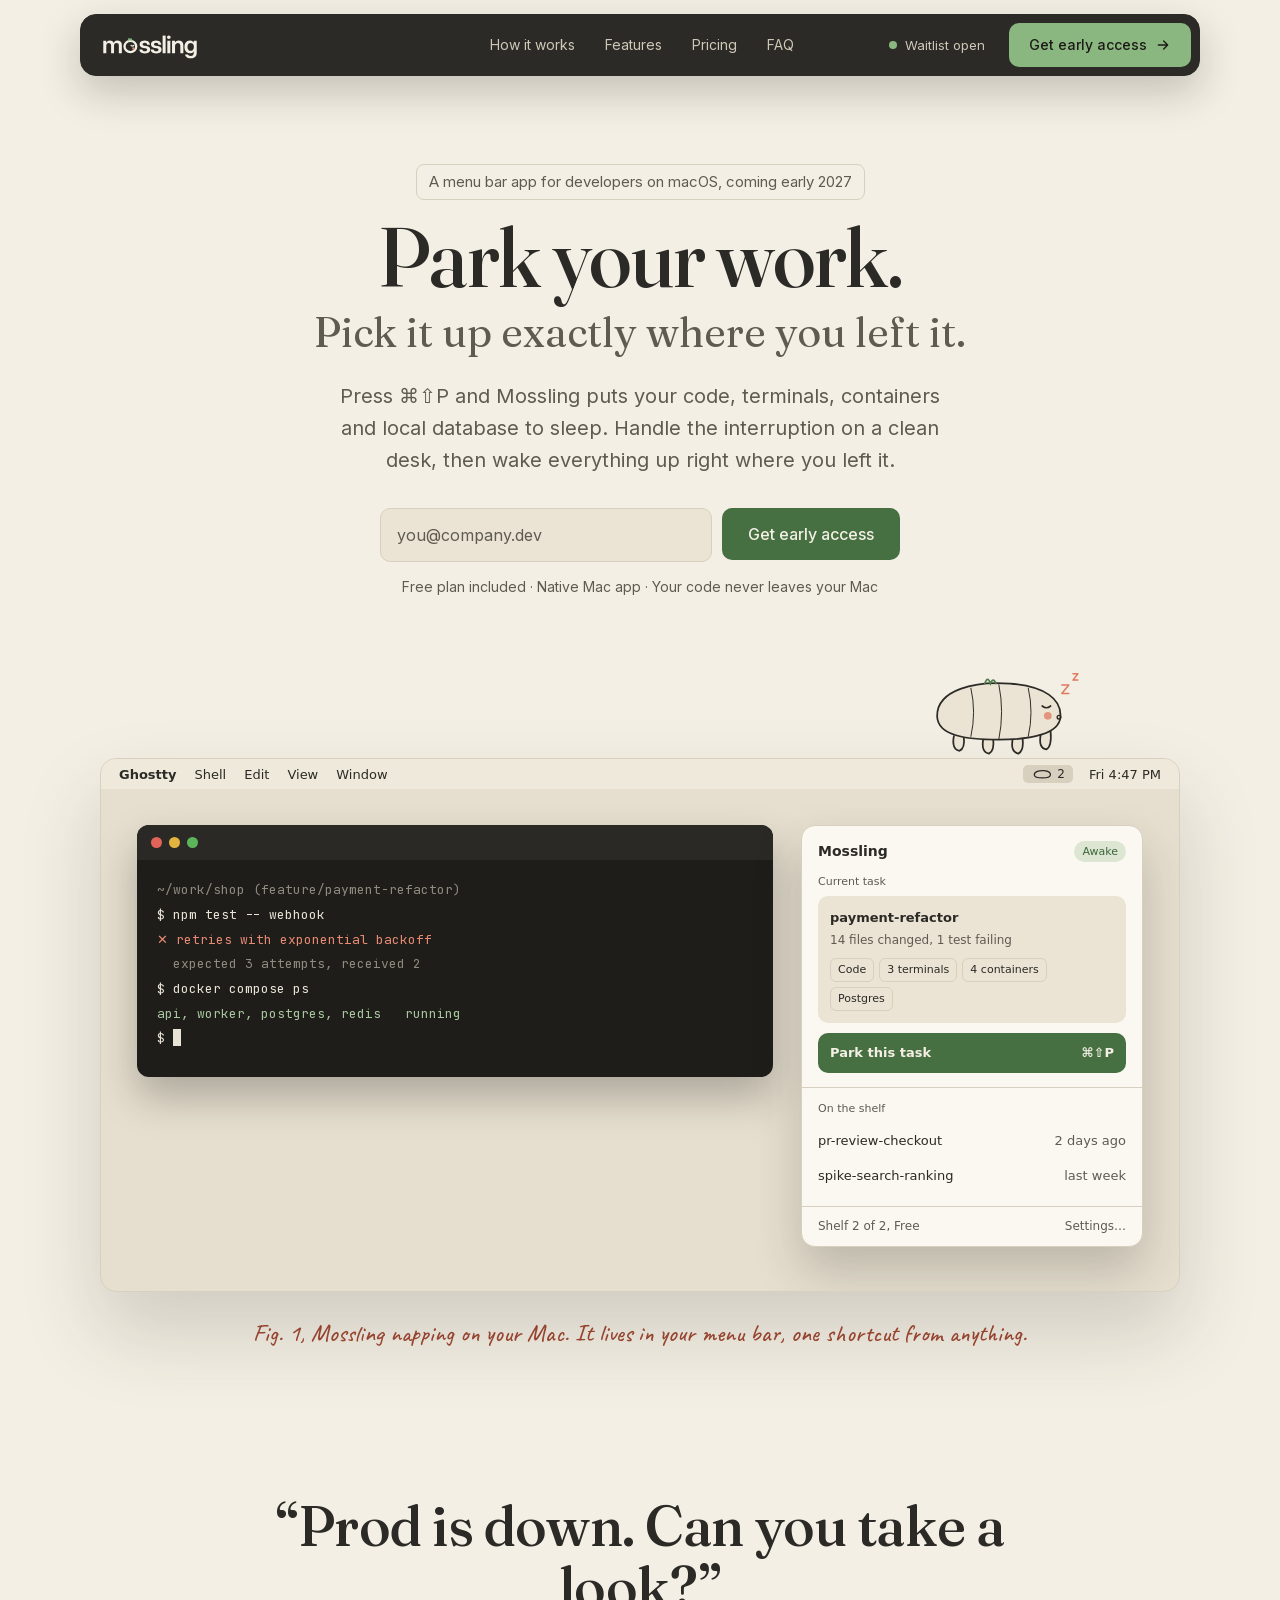
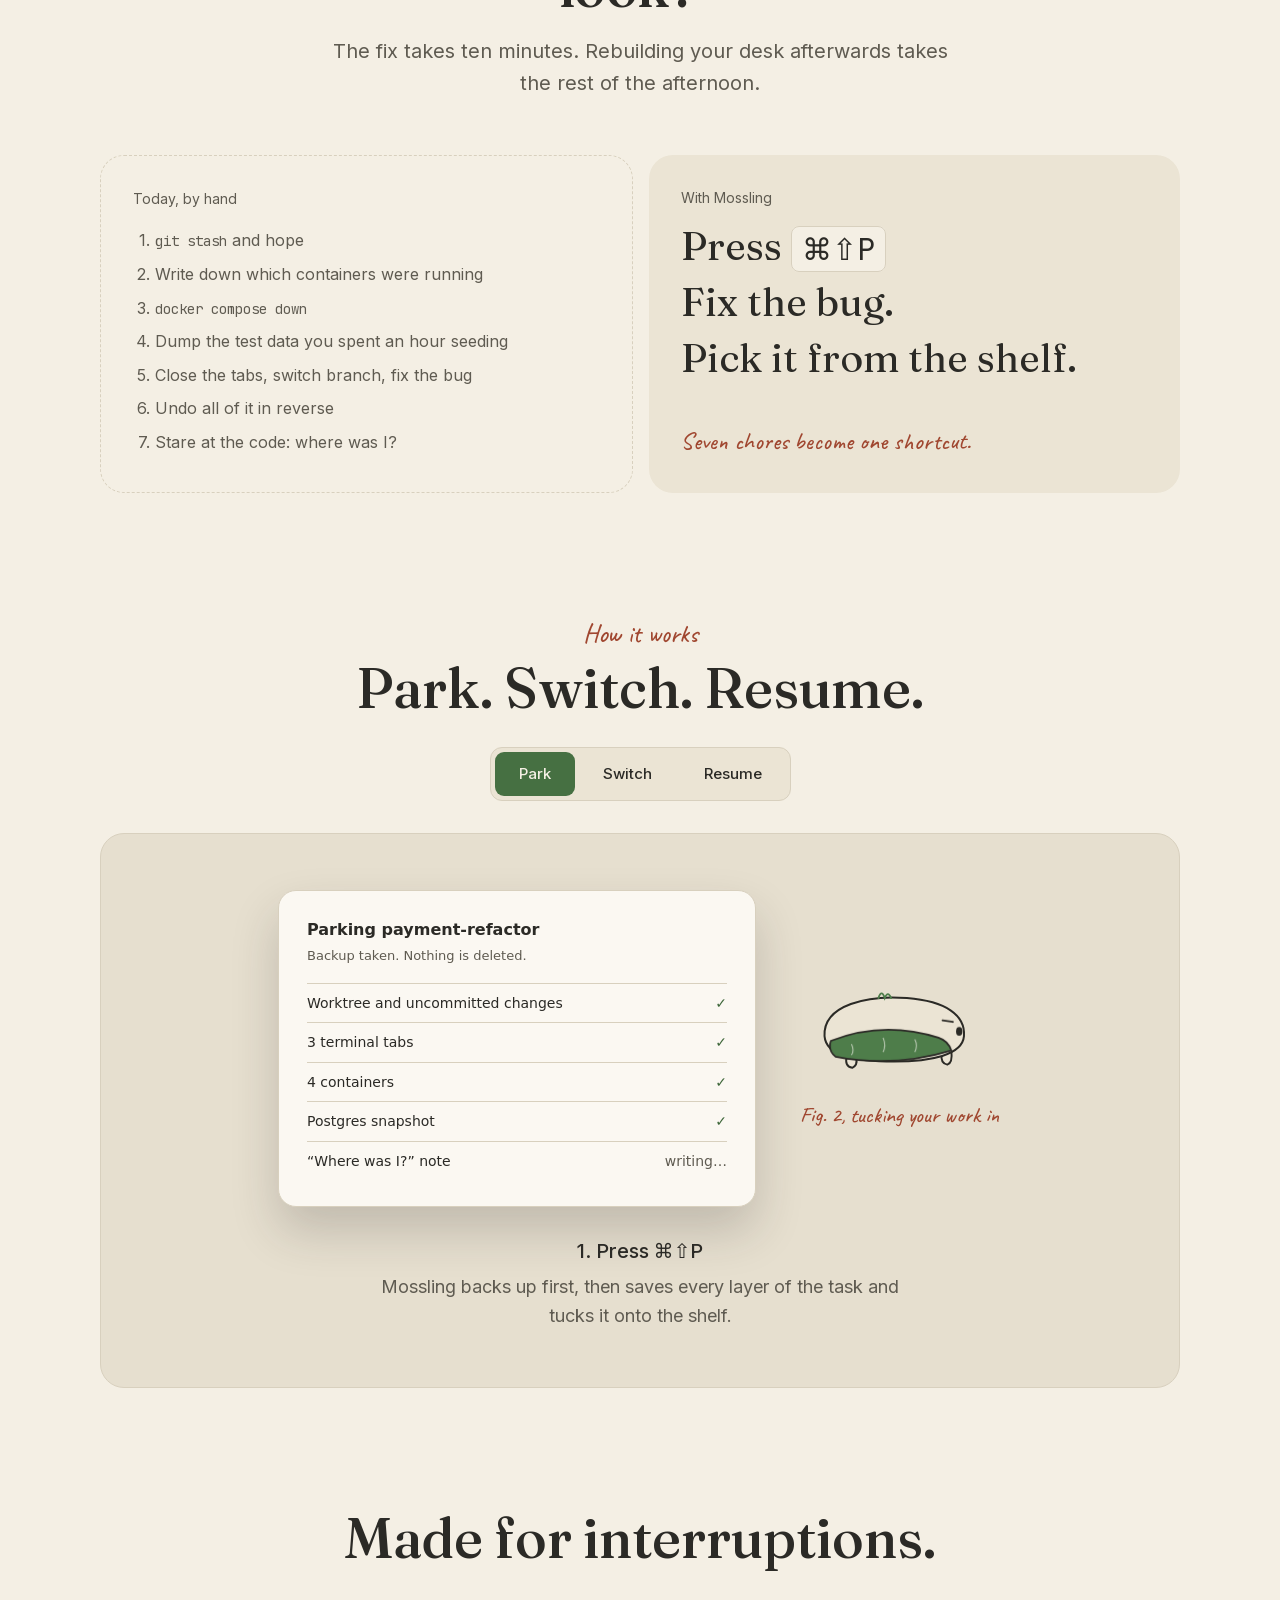
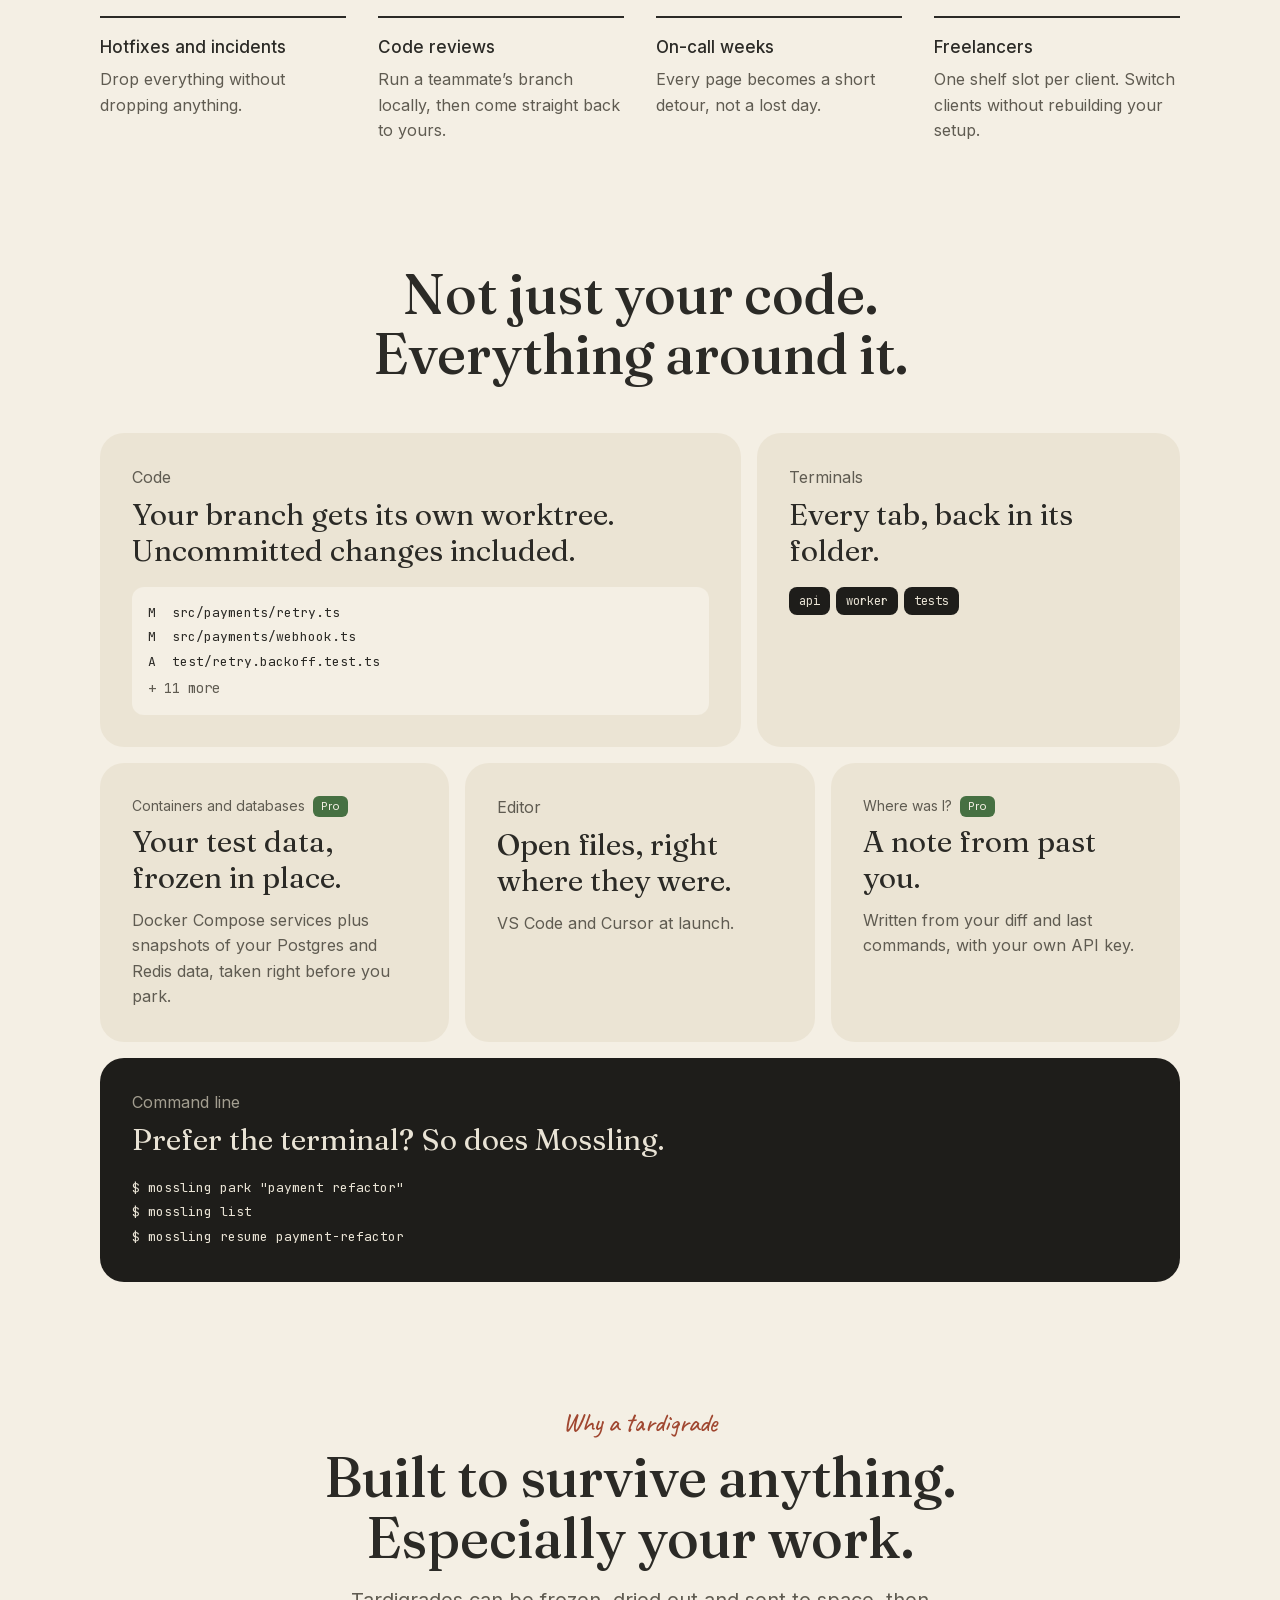
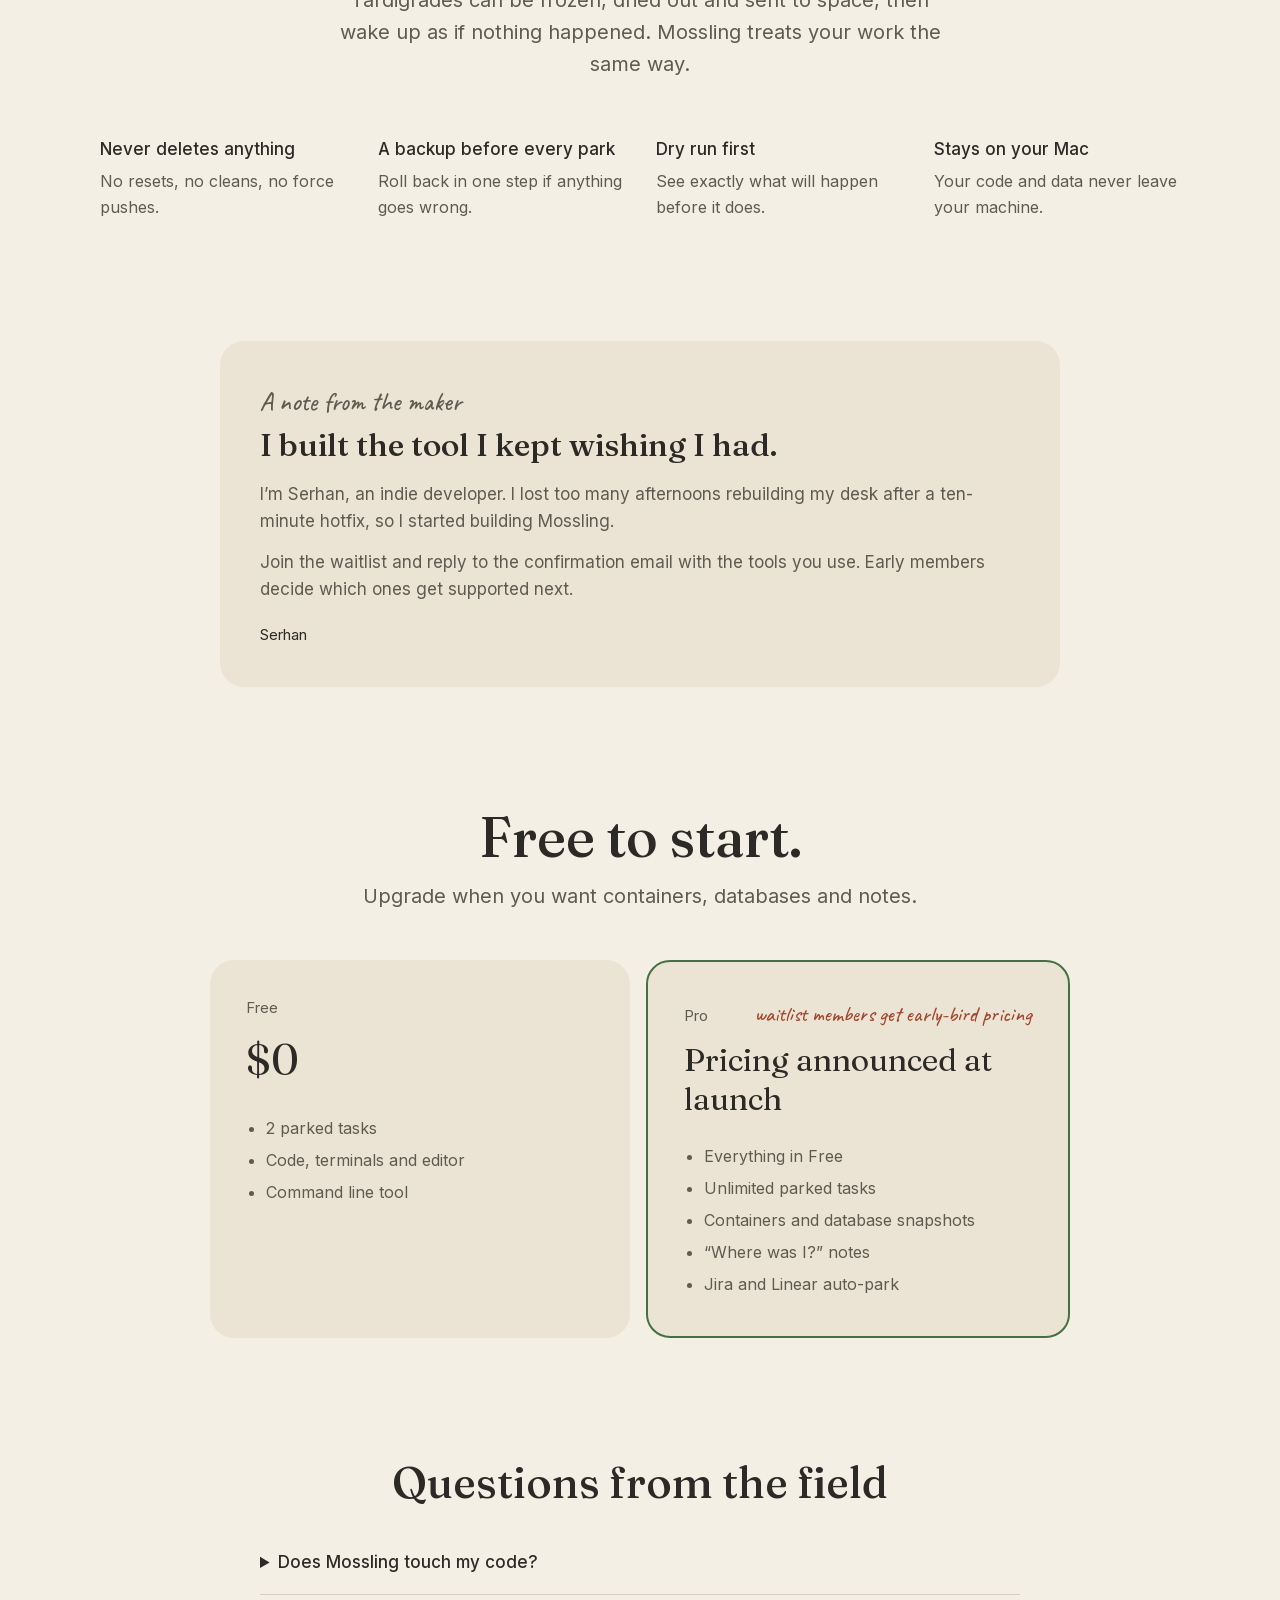
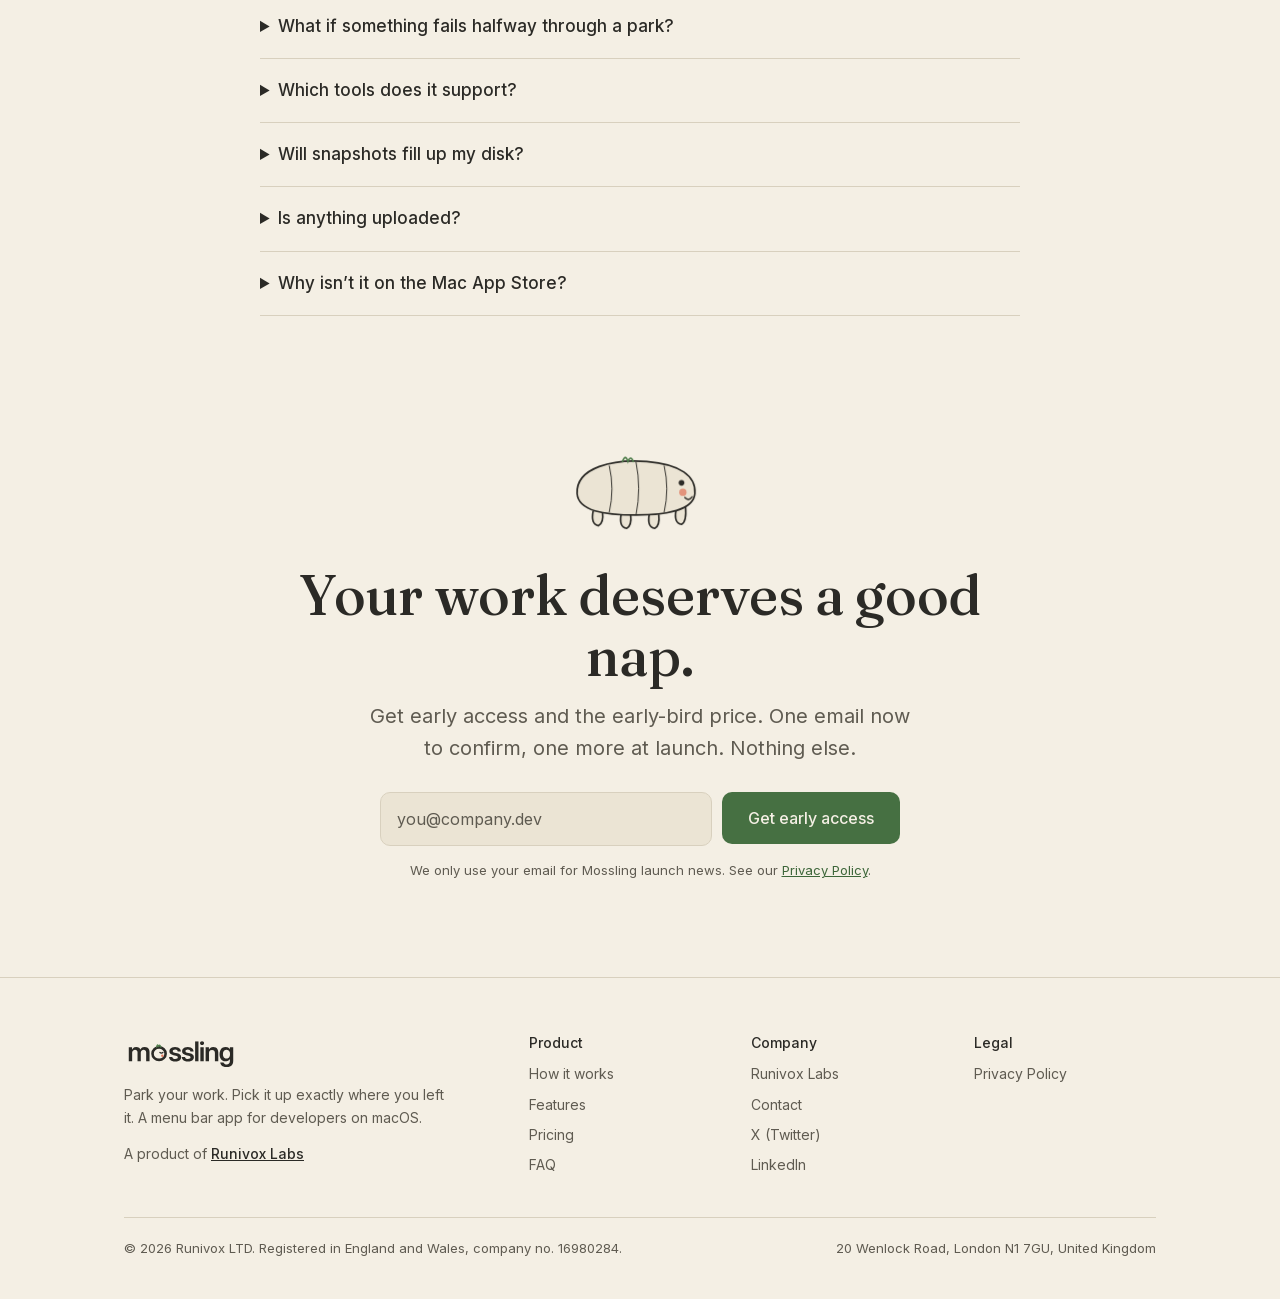
<file: index.html>
<!doctype html>
<html lang="en">
<head>
  <meta charset="utf-8">
  <meta name="viewport" content="width=device-width, initial-scale=1">
  <title>Mossling: Park your work, pick it up where you left it</title>
  <meta name="description" content="A macOS menu bar app for developers. Press ⌘⇧P to park your code, terminals, containers and local database, then pick it up where you left it.">
  <link rel="canonical" href="https://mosslingapp.github.io/">
  <meta name="color-scheme" content="light">
  <meta name="theme-color" content="#F4EFE4">
  <meta property="og:type" content="website">
  <meta property="og:site_name" content="Mossling">
  <meta property="og:locale" content="en_GB">
  <meta property="og:url" content="https://mosslingapp.github.io/">
  <meta property="og:title" content="Mossling: Park your work, pick it up where you left it">
  <meta property="og:description" content="A macOS menu bar app for developers. Press ⌘⇧P to park your code, terminals, containers and local database, then pick it up where you left it.">
  <meta property="og:image" content="https://mosslingapp.github.io/og.png">
  <meta property="og:image:width" content="1200">
  <meta property="og:image:height" content="630">
  <meta property="og:image:alt" content="Mossling wordmark, the headline Park your work, and the tardigrade mascot asleep">
  <meta name="twitter:card" content="summary_large_image">
  <link rel="icon" href="/assets/mossling-icon-app.svg" type="image/svg+xml">
  <link rel="apple-touch-icon" href="/assets/apple-touch-icon.png">
  <link rel="preload" href="/fonts/fraunces-variable.woff2" as="font" type="font/woff2" crossorigin>
  <link rel="preload" href="/fonts/inter-400.woff2" as="font" type="font/woff2" crossorigin>
  <link rel="preload" href="/fonts/inter-500.woff2" as="font" type="font/woff2" crossorigin>
  <style>@font-face{font-family: "Fraunces";font-weight: 400 500;font-display: swap;src: url("/fonts/fraunces-variable.woff2") format("woff2");}@font-face{font-family: "Inter";font-weight: 400;font-display: swap;src: url("/fonts/inter-400.woff2") format("woff2");}@font-face{font-family: "Inter";font-weight: 500;font-display: swap;src: url("/fonts/inter-500.woff2") format("woff2");}@font-face{font-family: "JetBrains Mono";font-weight: 400;font-display: swap;src: url("/fonts/jetbrains-mono-400.woff2") format("woff2");}@font-face{font-family: "Caveat";font-weight: 500;font-display: swap;src: url("/fonts/caveat-500.woff2") format("woff2");}@font-face{font-family: "Inter Fallback";src: local("Arial");size-adjust: 107.12%;ascent-override: 90.44%;descent-override: 22.52%;line-gap-override: 0%;}@font-face{font-family: "Fraunces Fallback";src: local("Georgia");size-adjust: 104.3%;ascent-override: 93.77%;descent-override: 24.45%;line-gap-override: 0%;}:root{--bg: #F4EFE4;--card: #EBE4D4;--ink: #2B2A26;--muted: #5F5B51;--moss: #467042;--on-moss: #F4EFE4;--moss-soft: #DCE6D3;--moss-text: #3D6639;--coral: #E07A5F;--coral-text: #A04730;--line: #D8D0BE;--desk: #E6DFCF;--menubar: #EFE9DC;--menu-active: #D8D0BE;--pop: #FBF8F2;--danger: #A3302A;--nav-bg: #2B2A26;--nav-ink: #F4EFE4;--nav-muted: #CFC8B8;--nav-moss: #8AB67F;--nav-on-moss: #1C1B18;--term-bg: #1E1D1A;--term-bar: #2A2925;--term-text: #E9E3D5;--term-muted: #8F8A7E;--term-red: #E88A73;--term-green: #A9C79E;--serif: "Fraunces","Fraunces Fallback",Georgia,serif;--sans: "Inter","Inter Fallback",system-ui,sans-serif;--mono: "JetBrains Mono",ui-monospace,monospace;--hand: "Caveat",cursive;--system: -apple-system,system-ui,sans-serif;color-scheme: light;}html{scroll-behavior: smooth;-webkit-text-size-adjust: 100%;}@media (prefers-reduced-motion: reduce){html{scroll-behavior: auto;}}body{margin: 0;background: var(--bg);color: var(--ink);font: 400 17px/1.6 var(--sans);-webkit-font-smoothing: antialiased;}img{max-width: 100%;height: auto;display: block;}a{color: var(--moss);}a:hover{color: var(--ink);}:focus-visible{outline: 2px solid var(--moss);outline-offset: 3px;border-radius: 4px;}h1,h2,h3,p,figure{margin: 0;}.visually-hidden{position: absolute;width: 1px;height: 1px;overflow: hidden;clip: rect(0 0 0 0);clip-path: inset(50%);white-space: nowrap;}.skip-link{position: absolute;left: 16px;top: -60px;z-index: 20;background: var(--moss);color: var(--on-moss);padding: 8px 12px;border-radius: 8px;}.skip-link:focus{top: 16px;}body[data-waitlist="closed"] [data-when="open"],body[data-waitlist="open"] [data-when="closed"]{display: none !important;}.section{padding: 0 24px 120px;}.wrap{max-width: 1080px;margin: 0 auto;}.h2{font: 500 clamp(36px,6vw,56px)/1.08 var(--serif);}.lede{font-size: clamp(18px,2.2vw,20px);color: var(--muted);}.hand{font-family: var(--hand);font-weight: 500;color: var(--coral-text);}.eyebrow{font-size: 26px;}.center{text-align: center;}.label{font-size: 14px;color: var(--muted);}.mono{font-family: var(--mono);}.nav{position: sticky;top: 0;z-index: 10;padding: 14px 16px 0;}.nav-bar{display: grid;grid-template-columns: 1fr auto 1fr;align-items: center;gap: 16px;box-sizing: border-box;max-width: 1120px;min-height: 62px;margin: 0 auto;padding: 8px 8px 8px 12px;background: var(--nav-bg);border: 1px solid var(--nav-bg);border-radius: 16px;box-shadow: 0 16px 40px rgba(28,27,24,0.22);}.nav-logo{justify-self: start;display: flex;align-items: center;padding: 0 6px;}.nav-logo img{width: 102px;}.nav-links{display: flex;align-items: center;gap: 2px;font-size: 14px;}.nav-links a{color: var(--nav-muted);text-decoration: none;padding: 9px 14px;border-radius: 8px;transition: background 0.15s,color 0.15s;}.nav-links a:hover{background: rgba(244,239,228,0.1);color: var(--nav-ink);}.nav-end{justify-self: end;display: flex;align-items: center;gap: 16px;}.nav-chip{display: inline-flex;align-items: center;gap: 8px;font-size: 13px;color: var(--nav-muted);white-space: nowrap;padding-right: 8px;}.nav-dot{width: 8px;height: 8px;border-radius: 50%;background: var(--nav-moss);}.nav-cta{box-sizing: border-box;display: inline-flex;align-items: center;gap: 8px;min-height: 44px;padding: 0 20px;background: var(--nav-moss);color: var(--nav-on-moss);border-radius: 10px;font-weight: 500;font-size: 14px;text-decoration: none;white-space: nowrap;transition: transform 0.15s;}.nav-cta svg{transition: transform 0.15s;}.nav-cta:hover{transform: translateY(-1px);color: var(--nav-on-moss);}.nav-cta:hover svg{transform: translateX(3px);}.nav :focus-visible{outline-color: var(--nav-moss);}@media (prefers-reduced-motion: no-preference){.nav-dot.pulse{animation: pulse 2s ease-out infinite;}@keyframes pulse{0%{box-shadow: 0 0 0 0 rgba(138,182,127,0.7);}100%{box-shadow: 0 0 0 9px rgba(138,182,127,0);}}}@media (max-width: 860px){.nav-links,.nav-chip{display: none !important;}}.hero{text-align: center;padding: 88px 24px 40px;}.eyebrow-pill{font-size: 15px;color: var(--muted);margin-bottom: 14px;}.eyebrow-pill span{display: inline-block;padding: 5px 12px;border-radius: 8px;border: 1px solid var(--line);}.hero h1{font: 500 clamp(52px,9vw,84px)/1.02 var(--serif);letter-spacing: -0.02em;max-width: 900px;margin: 0 auto;}.hero-sub{font: 400 clamp(28px,4.5vw,42px)/1.15 var(--serif);color: var(--muted);max-width: 900px;margin: 8px auto 24px;}.hero .lede{max-width: 640px;margin: 0 auto 32px;}.waitlist{max-width: 520px;margin: 0 auto;}.waitlist-row{display: flex;flex-wrap: wrap;gap: 10px;text-align: left;}.waitlist input[type="email"]{flex: 1 1 260px;min-width: 0;height: 52px;padding: 0 16px;border-radius: 10px;border: 1px solid var(--line);background: var(--card);color: var(--ink);font: 400 16px var(--sans);}.waitlist input::placeholder{color: var(--muted);}.waitlist input[aria-invalid="true"]{border-color: var(--danger);}.btn-primary{flex: 0 0 auto;height: 52px;padding: 0 26px;border: none;border-radius: 10px;background: var(--moss);color: var(--on-moss);font: 500 16px var(--sans);cursor: pointer;}.btn-primary:disabled{opacity: 0.6;cursor: progress;}.waitlist-soon{display: flex;align-items: center;justify-content: center;height: 52px;border-radius: 10px;border: 1px dashed var(--line);background: var(--card);color: var(--muted);font-weight: 500;}.form-error{color: var(--danger);font-size: 14px;margin: 8px 0 0;padding-left: 4px;text-align: left;}.form-success{padding: 14px 18px;border-radius: 10px;background: var(--moss-soft);color: var(--moss-text);font-weight: 500;}.form-success[hidden]{display: none;}.hero-note{font-size: 14px;color: var(--muted);margin-top: 14px;}.form-note{font-size: 13px;color: var(--muted);margin-top: 14px;}.form-note a{color: var(--moss-text);}.showcase{padding: 120px 24px;}.showcase-inner{position: relative;max-width: 1080px;margin: 0 auto;}.desk{border-radius: 16px;overflow: hidden;border: 1px solid var(--line);background: var(--desk);box-shadow: 0 40px 80px rgba(43,42,38,0.18);}.menubar{display: flex;justify-content: space-between;align-items: center;gap: 12px;padding: 6px 18px;background: var(--menubar);font: 13px var(--system);white-space: nowrap;overflow: hidden;}.menubar-left{display: flex;gap: 18px;overflow: hidden;}.menubar-left b{font-weight: 600;}.menubar-right{display: flex;gap: 16px;align-items: center;flex-shrink: 0;}.menubar-icon{display: flex;align-items: center;gap: 4px;background: var(--menu-active);border-radius: 5px;padding: 2px 8px;font-size: 12px;}.desk-body{display: flex;flex-wrap: wrap;gap: 28px;padding: 36px 36px 44px;align-items: flex-start;}.terminal{flex: 1 1 380px;min-width: 0;border-radius: 12px;overflow: hidden;background: var(--term-bg);box-shadow: 0 20px 40px rgba(0,0,0,0.25);text-align: left;}.terminal-bar{display: flex;gap: 7px;padding: 12px 14px;background: var(--term-bar);}.terminal-bar i{width: 11px;height: 11px;border-radius: 50%;background: #E0645A;}.terminal-bar i:nth-child(2){background: #E2B33F;}.terminal-bar i:nth-child(3){background: #5DB55A;}.terminal pre{margin: 0;padding: 18px 20px 26px;font: 13px/1.9 var(--mono);color: var(--term-text);overflow-x: auto;white-space: pre;}.t-muted{color: var(--term-muted);}.t-red{color: var(--term-red);}.t-green{color: var(--term-green);}.t-cursor{background: var(--term-text);color: var(--term-bg);}.popover{flex: 0 1 340px;min-width: 0;background: var(--pop);border: 1px solid var(--line);border-radius: 14px;box-shadow: 0 24px 48px rgba(43,42,38,0.22);font: 13px/1.6 var(--system);overflow: hidden;text-align: left;}.popover-head{display: flex;justify-content: space-between;align-items: center;padding: 14px 16px 10px;}.popover-head b{font-weight: 600;font-size: 14px;}.badge{font-size: 11px;padding: 2px 8px;border-radius: 999px;background: var(--moss-soft);color: var(--moss-text);}.popover-section{padding: 0 16px 14px;}.popover-label{font-size: 11px;color: var(--muted);margin-bottom: 6px;}.task-card{background: var(--card);border-radius: 10px;padding: 12px;}.task-card b{display: block;font-weight: 600;}.task-meta{color: var(--muted);font-size: 12px;margin: 2px 0 8px;}.chips{display: flex;flex-wrap: wrap;gap: 5px;font-size: 11px;}.chips span{padding: 2px 7px;border-radius: 6px;border: 1px solid var(--line);}.park-btn{margin-top: 10px;padding: 10px 12px;border-radius: 10px;background: var(--moss);color: var(--on-moss);font-weight: 600;display: flex;justify-content: space-between;}.popover-shelf{border-top: 1px solid var(--line);padding: 12px 16px;}.shelf-row{display: flex;justify-content: space-between;padding: 7px 0;}.shelf-row span:last-child,.popover-foot{color: var(--muted);}.popover-foot{border-top: 1px solid var(--line);padding: 10px 16px;font-size: 12px;display: flex;justify-content: space-between;}.showcase-caption{font-size: 24px;text-align: center;margin-top: 22px;}.problem{padding: 24px 24px 120px;}.problem .h2{max-width: 820px;margin: 0 auto 18px;letter-spacing: -0.01em;}.problem .lede{max-width: 640px;margin: 0 auto 56px;}.compare{display: flex;flex-wrap: wrap;gap: 16px;}.compare > div{flex: 1 1 380px;min-width: 0;border-radius: 24px;padding: 32px;}.compare-before{border: 1px dashed var(--line);}.compare .label{margin-bottom: 14px;}.compare ol{margin: 0;padding-left: 22px;color: var(--muted);line-height: 2.1;font-size: 16px;}.compare ol .mono{font-size: 14px;}.compare-after{background: var(--card);display: flex;flex-direction: column;justify-content: space-between;gap: 24px;}.big-line{font: 400 clamp(30px,4vw,40px)/1.15 var(--serif);}.big-line + .big-line{margin-top: 10px;}.big-line kbd{font: 400 0.75em var(--mono);padding: 2px 10px;border-radius: 8px;border: 1px solid var(--line);background: var(--bg);}.compare-after .hand{font-size: 24px;}.tour .h2{margin: 4px 0 28px;}.tabs{display: inline-flex;flex-wrap: wrap;justify-content: center;gap: 4px;padding: 4px;border-radius: 12px;background: var(--card);border: 1px solid var(--line);margin-bottom: 32px;}.tabs[hidden]{display: none;}.tabs button{border: none;cursor: pointer;min-height: 44px;padding: 0 24px;border-radius: 9px;font: 500 15px var(--sans);background: transparent;color: var(--ink);}.tabs button[aria-selected="true"]{background: var(--moss);color: var(--on-moss);}.stage{background: var(--desk);border: 1px solid var(--line);border-radius: 24px;padding: 56px 24px;min-height: 420px;display: flex;flex-direction: column;justify-content: center;gap: 56px;}.step{display: flex;flex-direction: column;align-items: center;gap: 28px;}.step[hidden]{display: none;}.step-row{display: flex;flex-wrap: wrap;gap: 40px;align-items: center;justify-content: center;width: 100%;}.step-card{box-sizing: border-box;width: 100%;max-width: 478px;background: var(--pop);border: 1px solid var(--line);border-radius: 18px;box-shadow: 0 24px 48px rgba(43,42,38,0.2);padding: 26px 28px;text-align: left;font: 14px/1.6 var(--system);}.step-card-title{font-weight: 600;font-size: 16px;margin-bottom: 4px;}.step-card-sub{color: var(--muted);font-size: 13px;margin-bottom: 16px;}.check-row{display: flex;justify-content: space-between;gap: 12px;padding: 8px 0;border-top: 1px solid var(--line);}.ok{color: var(--moss-text);}.step-terminal{flex: 0 1 520px;width: 100%;max-width: 520px;}.step-terminal pre{padding: 18px 20px 24px;}.resume-card{padding: 22px 24px;}.resume-head{display: flex;justify-content: space-between;align-items: center;gap: 12px;margin-bottom: 12px;}.resume-head span{color: var(--muted);font-size: 12px;}.note-box{background: var(--card);border-radius: 10px;padding: 12px 14px;margin-bottom: 14px;}.note-box .hand{font-size: 20px;}.note-box p{font-size: 13px;line-height: 1.55;}.resume-btn{padding: 11px;border-radius: 10px;background: var(--moss);color: var(--on-moss);font-size: 14px;font-weight: 600;text-align: center;}.step-figure{flex: 0 0 200px;text-align: center;}.step-figure.narrow{flex-basis: 206px;}.step-figure.shelf{flex-basis: 216px;}.step-figure figcaption{font-size: 22px;line-height: 1.2;}.step-text{max-width: 560px;}.step-text h3{font-weight: 500;font-size: 20px;margin-bottom: 6px;}.step-text p{font-size: 18px;color: var(--muted);}.uses .h2,.features .h2{max-width: 760px;margin: 0 auto 48px;}.cols{display: flex;flex-wrap: wrap;gap: 32px;text-align: left;}.cols > div{flex: 1 1 220px;min-width: 0;}.cols-ruled > div{border-top: 2px solid var(--ink);padding-top: 16px;}.cols h3{font-weight: 500;font-size: 17px;margin-bottom: 6px;}.cols p{color: var(--muted);font-size: 16px;}.safety .cols > div{flex-basis: 200px;}.safety .h2{max-width: 820px;margin: 4px auto 16px;}.safety .lede{max-width: 620px;margin: 0 auto 56px;}.tiles{display: flex;flex-wrap: wrap;gap: 16px;}.tile{flex: 1 1 280px;min-width: 0;background: var(--card);border-radius: 24px;padding: 32px;}.tile-wide{flex: 2 1 420px;}.tile-head{display: flex;gap: 8px;align-items: center;}.pro{font-size: 11px;padding: 2px 8px;border-radius: 6px;background: var(--moss);color: var(--on-moss);}.tile h3{font: 400 30px/1.2 var(--serif);margin: 6px 0 12px;}.tile h3.spaced{margin-bottom: 18px;}.tile p{color: var(--muted);font-size: 16px;}.code-box{margin: 0;font: 13px/1.9 var(--mono);background: var(--bg);border-radius: 12px;padding: 14px 16px;overflow-x: auto;}.tab-chips{display: flex;flex-wrap: wrap;gap: 6px;font: 12px var(--mono);}.tab-chips span{padding: 6px 10px;border-radius: 8px;background: var(--term-bg);color: var(--term-text);}.tile-dark{background: var(--term-bg);color: var(--term-text);}.tile-dark .label{color: #A39E90;}.tile-dark pre{margin: 0;font: 13px/1.9 var(--mono);overflow-x: auto;}.maker-card{box-sizing: border-box;max-width: 840px;margin: 0 auto;background: var(--card);border-radius: 24px;padding: 40px;}.maker-card .eyebrow{margin-bottom: 4px;}.maker-card h2{font: 500 32px/1.2 var(--serif);margin-bottom: 16px;}.maker-card p{color: var(--muted);margin-bottom: 14px;}.maker-card p.maker-after{margin-bottom: 20px;}.maker-card .maker-sign{color: var(--ink);font-size: 15px;margin: 0;}.maker-sign a{color: var(--moss-text);}.pricing .wrap{max-width: 860px;}.pricing .h2{margin-bottom: 12px;}.pricing .lede{max-width: 560px;margin: 0 auto 48px;}.plans{display: flex;flex-wrap: wrap;gap: 16px;}.plan{flex: 1 1 320px;min-width: 0;background: var(--card);border-radius: 24px;padding: 36px;}.plan-pro{border: 2px solid var(--moss);}.plan-head{display: flex;flex-wrap: wrap;justify-content: space-between;align-items: baseline;gap: 8px;}.plan-name{font-size: 15px;color: var(--muted);}.plan-head .hand{font-size: 21px;}.price{font: 400 44px/1.6 var(--serif);margin: 4px 0 18px;}.price-tba{font-size: 32px;line-height: 1.2;margin: 10px 0 22px;}.plan ul{margin: 0;padding-left: 20px;color: var(--muted);font-size: 16px;line-height: 2;}.faq .wrap{max-width: 760px;}.faq h2{font: 500 clamp(34px,5vw,44px)/1.1 var(--serif);margin-bottom: 24px;text-align: center;}.faq details{border-bottom: 1px solid var(--line);padding: 18px 0;}.faq summary{font-weight: 500;cursor: pointer;}.faq details p{color: var(--muted);margin-top: 10px;}.cta{text-align: center;padding: 0 24px 96px;}.cta .h2{max-width: 760px;margin: 16px auto 14px;}.cta .lede{max-width: 560px;margin: 0 auto 28px;}.footer{border-top: 1px solid var(--line);}.footer-grid{box-sizing: border-box;max-width: 1080px;margin: 0 auto;padding: 56px 24px 0;display: flex;flex-wrap: wrap;gap: 40px;font-size: 14px;}.footer-brand{flex: 2 1 280px;min-width: 0;}.footer-brand img{width: 114px;margin-bottom: 14px;}.footer-brand p{color: var(--muted);margin-bottom: 14px;max-width: 320px;}.footer-brand p:last-child{margin-bottom: 0;}.footer-brand a{color: var(--ink);font-weight: 500;}.footer-col{flex: 1 1 140px;min-width: 0;}.footer-head{font: 500 14px var(--sans);margin-bottom: 12px;}.footer-links{display: flex;flex-direction: column;gap: 8px;}.footer-links a{color: var(--muted);text-decoration: none;}.footer-links a:hover{color: var(--ink);}.footer-bottom{box-sizing: border-box;max-width: 1080px;margin: 0 auto;padding: 40px 24px;}.footer-bottom div{border-top: 1px solid var(--line);padding-top: 20px;display: flex;flex-wrap: wrap;justify-content: space-between;gap: 12px;font-size: 13px;color: var(--muted);}.legal{max-width: 720px;margin: 0 auto;padding: 72px 24px 96px;}.legal .eyebrow{margin-bottom: 4px;}.legal h1{font: 500 clamp(40px,7vw,56px)/1.08 var(--serif);}.legal-meta{color: var(--muted);font-size: 15px;margin-top: 10px;}.legal h2{font: 500 26px/1.25 var(--serif);margin: 48px 0 12px;}.legal h3{font-weight: 500;font-size: 18px;margin: 28px 0 8px;}.legal p,.legal li{color: var(--ink);}.legal p + p,.legal ul + p,.legal p + ul{margin-top: 12px;}.legal ul{padding-left: 22px;margin: 0;}.legal li + li{margin-top: 6px;}.legal a{color: var(--moss-text);}.legal-summary{background: var(--card);border-radius: 24px;padding: 28px 32px;margin-top: 32px;}.legal-summary h2{margin-top: 0;font-size: 22px;}.table-wrap{overflow-x: auto;margin-top: 12px;}.legal table{width: 100%;border-collapse: collapse;font-size: 15px;}.legal th,.legal td{text-align: left;vertical-align: top;padding: 10px 12px 10px 0;border-bottom: 1px solid var(--line);}.legal th{font-weight: 500;color: var(--muted);}.mascot{display: block;width: 100%;height: auto;overflow: visible;pointer-events: none;user-select: none;}.mascot-hero{position: absolute;z-index: 2;right: 8%;top: -101px;width: 182px;}.mascot-cta{width: 174px;margin: 0 auto;}.mascot .m-body,.mascot .m-sprig,.mascot .m-eye-open,.mascot .m-eye-closed,.mascot .m-arm,.mascot .m-blanket,.mascot .m-zz{transform-box: fill-box;}.mascot .m-body,.mascot .m-sprig,.mascot .m-eye-open,.mascot .m-blanket{transform-origin: 50% 100%;}.mascot .m-arm{transform-origin: 15% 100%;}.mascot-wakes .m-eye-closed,.mascot-wakes .m-zz{opacity: 0;}@media (prefers-reduced-motion: no-preference){@keyframes m-breathe{50%{transform: scale(1.015,1.05);}}@keyframes m-zz{0%{opacity: 0;transform: translate(0,6px);}30%{opacity: 1;}100%{opacity: 0;transform: translate(10px,-16px);}}@keyframes m-fade-out{to{opacity: 0;}}@keyframes m-eye-open{from{opacity: 0;transform: scale(0.4);}to{opacity: 1;transform: scale(1);}}@keyframes m-stretch{0%{transform: scale(1);}35%{transform: scale(1.06,0.94);}70%{transform: scale(0.98,1.04);}100%{transform: scale(1);}}@keyframes m-sprig-shake{35%{transform: rotate(-14deg);}70%{transform: rotate(10deg);}100%{transform: rotate(0);}}@keyframes m-wave{50%{transform: rotate(-12deg);}}@keyframes m-tuck{from{opacity: 0;transform: translateY(18px);}to{opacity: 1;transform: none;}}.mascot-sleep .m-body{animation: m-breathe 3.6s ease-in-out infinite;}.mascot-sleep .m-zz{animation: m-zz 3.6s ease-in-out infinite;}.mascot-tuck .m-blanket{animation: m-tuck 0.5s ease-out both;}.mascot-tuck .m-body{animation: m-breathe 3.6s ease-in-out 0.5s infinite;}.mascot-wake-wave .m-eye-closed,.mascot-wake-wave .m-zz{opacity: 1;animation: m-fade-out 0.25s 0.6s both;}.mascot-wake-wave .m-eye-open{animation: m-eye-open 0.25s 0.6s both;}.mascot-wake-wave .m-body{animation: m-stretch 0.7s ease-in-out 0.6s;}.mascot-wake-wave .m-sprig{animation: m-sprig-shake 0.6s ease-in-out 0.6s;}.mascot-wake-wave .m-arm{animation: m-wave 1.6s ease-in-out 1.3s infinite;}.js .mascot-wake-on-view:not(.is-awake) .m-eye-closed{opacity: 1;}.js .mascot-wake-on-view:not(.is-awake) .m-eye-open{opacity: 0;}.js .mascot-wake-on-view:not(.is-awake) .m-body{animation: m-breathe 3.6s ease-in-out infinite;}.js .mascot-wake-on-view:not(.is-awake) .m-zz{animation: m-zz 3.6s ease-in-out infinite;}.mascot-wake-on-view.is-awake .m-eye-closed{opacity: 1;animation: m-fade-out 0.25s both;}.mascot-wake-on-view.is-awake .m-eye-open{animation: m-eye-open 0.25s both;}.mascot-wake-on-view.is-awake .m-body{animation: m-stretch 0.7s ease-in-out;}.mascot-wake-on-view.is-awake .m-sprig{animation: m-sprig-shake 0.6s ease-in-out;}.mascot.m-paused *{animation-play-state: paused !important;}}@media (max-width: 860px){.nav-bar{grid-template-columns: 1fr auto;}.mascot-hero{width: 130px;top: -69px;right: 16px;}.desk-body{padding: 20px;}}@media (max-width: 520px){.showcase{padding-top: 96px;}.menubar-left span:not(:first-child){display: none;}.step-figure,.step-figure.narrow{flex-basis: 160px;}.stage{padding: 40px 16px;}.maker-card{padding: 28px;}.plan{padding: 28px;}}</style>
  <script type="application/ld+json">{"@context":"https://schema.org","@graph":[{"@type":"Organization","@id":"https://runivoxlabs.com/#organization","name":"Runivox LTD","alternateName":"Runivox Labs","url":"https://runivoxlabs.com","address":{"@type":"PostalAddress","streetAddress":"20 Wenlock Road","addressLocality":"London","postalCode":"N1 7GU","addressCountry":"GB"}},{"@type":"WebSite","@id":"https://mosslingapp.github.io/#website","url":"https://mosslingapp.github.io/","name":"Mossling","inLanguage":"en","publisher":{"@id":"https://runivoxlabs.com/#organization"}},{"@type":"SoftwareApplication","@id":"https://mosslingapp.github.io/#app","name":"Mossling","url":"https://mosslingapp.github.io/","image":"https://mosslingapp.github.io/og.png","description":"A macOS menu bar app for developers. Press ⌘⇧P to park your code, terminals, containers and local database, then pick it up where you left it.","applicationCategory":"DeveloperApplication","operatingSystem":"macOS 15 or later","publisher":{"@id":"https://runivoxlabs.com/#organization"}}]}</script>
  <script src="/main.js" defer></script>
</head>
<!-- Waitlist: "open" or "closed". See landing/README.md. -->
<body data-waitlist="open">
  <a class="skip-link" href="#main">Skip to content</a>

  <nav class="nav" aria-label="Main">
    <div class="nav-bar">
      <a class="nav-logo" href="#top"><img src="assets/mossling-wordmark-dark.svg" alt="Mossling" width="102" height="32"></a>
      <div class="nav-links">
        <a href="#tour">How it works</a>
        <a href="#features">Features</a>
        <a href="#pricing">Pricing</a>
        <a href="#faq">FAQ</a>
      </div>
      <div class="nav-end">
        <span class="nav-chip" data-when="closed"><span class="nav-dot" aria-hidden="true"></span>Waitlist opens soon</span>
        <span class="nav-chip" data-when="open"><span class="nav-dot pulse" aria-hidden="true"></span>Waitlist open</span>
        <a class="nav-cta" href="#join" data-when="open">Get early access<svg width="16" height="16" viewBox="0 0 24 24" fill="none" stroke="currentColor" stroke-width="2" stroke-linecap="round" stroke-linejoin="round" aria-hidden="true"><path d="M5 12h14M13 6l6 6-6 6"/></svg></a>
      </div>
    </div>
  </nav>

  <main id="main">
    <section class="hero" id="top">
      <p class="eyebrow-pill"><span>A menu bar app for developers on macOS, coming early 2027</span></p>
      <h1>Park your work.</h1>
      <p class="hero-sub">Pick it up exactly where you left it.</p>
      <p class="lede">Press ⌘⇧P and Mossling puts your code, terminals, containers and local database to sleep. Handle the interruption on a clean desk, then wake everything up right where you left it.</p>
      <div class="waitlist">
        <p class="waitlist-soon" data-when="closed">Waitlist opens soon</p>
        <form class="waitlist-form" data-when="open" action="https://buttondown.com/api/emails/embed-subscribe/mossling" method="post">
          <div class="waitlist-row">
            <label class="visually-hidden" for="email-hero">Your email</label>
            <input id="email-hero" type="email" name="email" placeholder="you@company.dev" autocomplete="email" required aria-describedby="error-hero">
            <input type="hidden" name="tag" value="waitlist">
            <button class="btn-primary" type="submit">Get early access</button>
          </div>
          <p class="form-error" id="error-hero" role="alert" hidden></p>
        </form>
        <p class="form-success" role="status" tabindex="-1" hidden>You're on the list. Check your inbox to confirm.</p>
      </div>
      <p class="hero-note waitlist">Free plan included · Native Mac app · Your code never leaves your Mac</p>
    </section>

    <section class="showcase" aria-label="Mossling running in the macOS menu bar">
      <div class="showcase-inner">
        <svg class="mascot mascot-hero mascot-sleep" viewBox="0 0 260 170" role="img" aria-label="Mossling the tardigrade, napping on top of your Mac" focusable="false"><g class="m-body"><path d="M60 112 Q56 132 68 134 Q76 130 74 114" fill="#EBE4D4" stroke="#2B2A26" stroke-width="2.5" stroke-linejoin="round"/><path d="M102 116 Q98 136 110 138 Q118 134 116 117" fill="#EBE4D4" stroke="#2B2A26" stroke-width="2.5" stroke-linejoin="round"/><path d="M144 116 Q140 136 152 138 Q160 134 158 117" fill="#EBE4D4" stroke="#2B2A26" stroke-width="2.5" stroke-linejoin="round"/><path d="M184 110 Q180 130 192 132 Q200 128 198 106" fill="#EBE4D4" stroke="#2B2A26" stroke-width="2.5" stroke-linejoin="round"/><path d="M36 86 C34 46 92 34 140 38 C190 42 214 60 212 86 C210 110 170 118 124 118 C76 118 38 112 36 86 Z" fill="#EBE4D4" stroke="#2B2A26" stroke-width="2.5"/><path d="M84 44 Q92 79 84 114" fill="none" stroke="#2B2A26" stroke-width="1.4"/><path d="M124 39 Q132 78 124 118" fill="none" stroke="#2B2A26" stroke-width="1.4"/><path d="M166 44 Q174 79 166 114" fill="none" stroke="#2B2A26" stroke-width="1.4"/><g class="m-sprig"><path d="M104 38 Q108 26 112 38 Q116 28 120 38" fill="none" stroke="#4E7D4A" stroke-width="2.4" stroke-linecap="round"/></g><circle cx="194" cy="84" r="5.5" fill="#E07A5F" opacity="0.75"/><g class="m-eye-closed"><path d="M186 70 Q192 75 198 70" fill="none" stroke="#2B2A26" stroke-width="2.4" stroke-linecap="round"/><circle cx="210" cy="86" r="2.6" fill="none" stroke="#2B2A26" stroke-width="2"/></g></g><g class="m-zz"><path d="M214 40 h10 l-10 12 h10 M230 24 h7 l-7 9 h7" fill="none" stroke="#E07A5F" stroke-width="2.2" stroke-linecap="round" stroke-linejoin="round"/></g></svg>
        <div class="desk" aria-hidden="true">
          <div class="menubar">
            <div class="menubar-left"><b>Ghostty</b><span>Shell</span><span>Edit</span><span>View</span><span>Window</span></div>
            <div class="menubar-right">
              <span class="menubar-icon"><svg viewBox="0 0 240 150" width="22" height="14"><path d="M36 86 C34 46 92 34 140 38 C190 42 214 60 212 86 C210 110 170 118 124 118 C76 118 38 112 36 86 Z" fill="none" stroke="#2B2A26" stroke-width="14"/></svg>2</span>
              <span>Fri 4:47 PM</span>
            </div>
          </div>
          <div class="desk-body">
            <div class="terminal">
              <div class="terminal-bar"><i></i><i></i><i></i></div>
<pre><span class="t-muted">~/work/shop (feature/payment-refactor)</span>
$ npm test -- webhook
<span class="t-red">✕ retries with exponential backoff</span>
<span class="t-muted">  expected 3 attempts, received 2</span>
$ docker compose ps
<span class="t-green">api, worker, postgres, redis   running</span>
$ <span class="t-cursor"> </span></pre>
            </div>
            <div class="popover">
              <div class="popover-head"><b>Mossling</b><span class="badge">Awake</span></div>
              <div class="popover-section">
                <div class="popover-label">Current task</div>
                <div class="task-card">
                  <b>payment-refactor</b>
                  <div class="task-meta">14 files changed, 1 test failing</div>
                  <div class="chips"><span>Code</span><span>3 terminals</span><span>4 containers</span><span>Postgres</span></div>
                </div>
                <div class="park-btn"><span>Park this task</span><span>⌘⇧P</span></div>
              </div>
              <div class="popover-shelf">
                <div class="popover-label">On the shelf</div>
                <div class="shelf-row"><span>pr-review-checkout</span><span>2 days ago</span></div>
                <div class="shelf-row"><span>spike-search-ranking</span><span>last week</span></div>
              </div>
              <div class="popover-foot"><span>Shelf 2 of 2, Free</span><span>Settings…</span></div>
            </div>
          </div>
        </div>
      </div>
      <p class="hand showcase-caption">Fig. 1, Mossling napping on your Mac. It lives in your menu bar, one shortcut from anything.</p>
    </section>

    <section class="problem" aria-labelledby="problem-title">
      <div class="wrap">
        <div class="center">
          <h2 class="h2" id="problem-title">“Prod is down. Can you take a look?”</h2>
          <p class="lede">The fix takes ten minutes. Rebuilding your desk afterwards takes the rest of the afternoon.</p>
        </div>
        <div class="compare">
          <div class="compare-before">
            <p class="label">Today, by hand</p>
            <ol>
              <li><span class="mono">git stash</span> and hope</li>
              <li>Write down which containers were running</li>
              <li><span class="mono">docker compose down</span></li>
              <li>Dump the test data you spent an hour seeding</li>
              <li>Close the tabs, switch branch, fix the bug</li>
              <li>Undo all of it in reverse</li>
              <li>Stare at the code: where was I?</li>
            </ol>
          </div>
          <div class="compare-after">
            <div>
              <p class="label">With Mossling</p>
              <p class="big-line">Press <kbd>⌘⇧P</kbd></p>
              <p class="big-line">Fix the bug.</p>
              <p class="big-line">Pick it from the shelf.</p>
            </div>
            <p class="hand">Seven chores become one shortcut.</p>
          </div>
        </div>
      </div>
    </section>

    <section class="section tour" id="tour" aria-labelledby="tour-title">
      <div class="wrap center">
        <p class="hand eyebrow">How it works</p>
        <h2 class="h2" id="tour-title">Park. Switch. Resume.</h2>
        <div class="tabs" role="tablist" aria-label="Steps" hidden>
          <button type="button" role="tab" id="tab-park" aria-controls="step-park" aria-selected="true">Park</button>
          <button type="button" role="tab" id="tab-switch" aria-controls="step-switch" aria-selected="false" tabindex="-1">Switch</button>
          <button type="button" role="tab" id="tab-resume" aria-controls="step-resume" aria-selected="false" tabindex="-1">Resume</button>
        </div>
        <div class="stage">
          <div class="step" id="step-park" role="tabpanel" aria-labelledby="tab-park">
            <div class="step-row">
              <div class="step-card" aria-hidden="true">
                <div class="step-card-title">Parking payment-refactor</div>
                <div class="step-card-sub">Backup taken. Nothing is deleted.</div>
                <div class="check-row"><span>Worktree and uncommitted changes</span><span class="ok">✓</span></div>
                <div class="check-row"><span>3 terminal tabs</span><span class="ok">✓</span></div>
                <div class="check-row"><span>4 containers</span><span class="ok">✓</span></div>
                <div class="check-row"><span>Postgres snapshot</span><span class="ok">✓</span></div>
                <div class="check-row"><span>“Where was I?” note</span><span class="label">writing…</span></div>
              </div>
              <figure class="step-figure narrow">
                <svg class="mascot mascot-tuck" viewBox="0 0 260 170" role="img" aria-label="Mossling yawning and pulling a moss blanket over itself" focusable="false"><g class="m-body"><path d="M64 112 Q61 124 71 126 Q78 123 76 114" fill="#EBE4D4" stroke="#2B2A26" stroke-width="2.5" stroke-linejoin="round"/><path d="M184 108 Q182 120 191 122 Q198 120 196 104" fill="#EBE4D4" stroke="#2B2A26" stroke-width="2.5" stroke-linejoin="round"/><path d="M36 86 C34 46 92 34 140 38 C190 42 214 60 212 86 C210 110 170 118 124 118 C76 118 38 112 36 86 Z" fill="#EBE4D4" stroke="#2B2A26" stroke-width="2.5"/><g class="m-sprig"><path d="M104 38 Q108 26 112 38 Q116 28 120 38" fill="none" stroke="#4E7D4A" stroke-width="2.4" stroke-linecap="round"/></g><g class="m-blanket"><path d="M44 92 Q110 66 180 88 Q192 92 196 104 Q124 126 50 112 Q40 104 44 92 Z" fill="#4E7D4A" stroke="#2B2A26" stroke-width="2.2"/><path d="M70 96 Q74 104 70 110 M110 88 Q114 98 110 106 M150 90 Q154 98 150 106" fill="none" stroke="#FBF8F2" stroke-width="1.4" opacity="0.6"/></g><g class="m-eye-closed"><path d="M185 66 L198 68" stroke="#2B2A26" stroke-width="2.4" stroke-linecap="round"/></g><ellipse cx="206" cy="80" rx="4" ry="5.5" fill="#2B2A26"/></g></svg>
                <figcaption class="hand">Fig. 2, tucking your work in</figcaption>
              </figure>
            </div>
            <div class="step-text">
              <h3>1. Press ⌘⇧P</h3>
              <p>Mossling backs up first, then saves every layer of the task and tucks it onto the shelf.</p>
            </div>
          </div>

          <div class="step" id="step-switch" role="tabpanel" aria-labelledby="tab-switch">
            <div class="step-row">
              <div class="terminal step-terminal" aria-hidden="true">
                <div class="terminal-bar"><i></i><i></i><i></i></div>
<pre>$ git switch -c hotfix/checkout-timeout
$ git status
<span class="t-green">nothing to commit, working tree clean</span>
$ docker compose up -d
<span class="t-green">fresh database, no leftovers</span></pre>
              </div>
              <figure class="step-figure shelf">
                <svg class="mascot mascot-sleep" viewBox="0 0 260 170" role="img" aria-label="Mossling asleep on a shelf while you work" focusable="false"><g class="m-body"><path d="M36 90 C34 50 92 38 140 42 C190 46 214 64 212 90 C210 114 170 122 124 122 C76 122 38 116 36 90 Z" fill="#EBE4D4" stroke="#2B2A26" stroke-width="2.5"/><path d="M84 48 Q92 83 84 118" fill="none" stroke="#2B2A26" stroke-width="1.4"/><path d="M124 43 Q132 82 124 122" fill="none" stroke="#2B2A26" stroke-width="1.4"/><path d="M166 48 Q174 83 166 118" fill="none" stroke="#2B2A26" stroke-width="1.4"/><g class="m-sprig"><path d="M104 42 Q108 30 112 42 Q116 32 120 42" fill="none" stroke="#4E7D4A" stroke-width="2.4" stroke-linecap="round"/></g><g class="m-eye-closed"><path d="M186 74 Q192 79 198 74" fill="none" stroke="#2B2A26" stroke-width="2.4" stroke-linecap="round"/></g><circle cx="194" cy="88" r="5.5" fill="#E07A5F" opacity="0.75"/></g><rect x="10" y="124" width="234" height="12" rx="3" fill="#D8D0BE" stroke="#2B2A26" stroke-width="2"/><path d="M44 136 L44 160 L64 136 M210 136 L210 160 L190 136" fill="none" stroke="#2B2A26" stroke-width="2"/><g class="m-zz"><path d="M216 42 h10 l-10 12 h10 M232 26 h7 l-7 9 h7" fill="none" stroke="#E07A5F" stroke-width="2.2" stroke-linecap="round" stroke-linejoin="round"/></g></svg>
                <figcaption class="hand">Fig. 3, asleep on the shelf while you fix things</figcaption>
              </figure>
            </div>
            <div class="step-text">
              <h3>2. Fix it on a clean desk</h3>
              <p>The parked task can’t leak into your hotfix, and nothing from the hotfix can touch it.</p>
            </div>
          </div>

          <div class="step" id="step-resume" role="tabpanel" aria-labelledby="tab-resume">
            <div class="step-row">
              <div class="step-card resume-card" aria-hidden="true">
                <div class="resume-head"><b class="step-card-title">payment-refactor</b><span>parked 52 min ago</span></div>
                <div class="note-box">
                  <div class="hand">Where was I?</div>
                  <p>You were fixing the webhook retry logic. The backoff test expects 3 attempts and gets 2. Last edit: retry.ts, line 48.</p>
                </div>
                <div class="resume-btn">Resume task</div>
              </div>
              <figure class="step-figure">
                <svg class="mascot mascot-wakes mascot-wake-wave" viewBox="0 -34 260 204" role="img" aria-label="Mossling awake and stretching, waving a note for you" focusable="false"><g class="m-body"><path d="M60 112 Q56 132 68 134 Q76 130 74 114" fill="#EBE4D4" stroke="#2B2A26" stroke-width="2.5" stroke-linejoin="round"/><path d="M102 116 Q98 136 110 138 Q118 134 116 117" fill="#EBE4D4" stroke="#2B2A26" stroke-width="2.5" stroke-linejoin="round"/><path d="M144 116 Q140 136 152 138 Q160 134 158 117" fill="#EBE4D4" stroke="#2B2A26" stroke-width="2.5" stroke-linejoin="round"/><path d="M184 110 Q180 130 192 132 Q200 128 198 106" fill="#EBE4D4" stroke="#2B2A26" stroke-width="2.5" stroke-linejoin="round"/><g class="m-arm"><path d="M164 48 Q174 22 186 6 Q194 0 195 10 Q186 28 178 50" fill="#EBE4D4" stroke="#2B2A26" stroke-width="2.5"/><rect x="180" y="-26" width="46" height="34" rx="3" fill="#FBF8F2" stroke="#2B2A26" stroke-width="2"/><path d="M187 -16 L219 -16 M187 -9 L214 -9 M187 -2 L206 -2" stroke="#E07A5F" stroke-width="2" stroke-linecap="round"/></g><path d="M36 86 C34 46 92 34 140 38 C190 42 214 60 212 86 C210 110 170 118 124 118 C76 118 38 112 36 86 Z" fill="#EBE4D4" stroke="#2B2A26" stroke-width="2.5"/><path d="M84 44 Q92 79 84 114" fill="none" stroke="#2B2A26" stroke-width="1.4"/><path d="M124 39 Q132 78 124 118" fill="none" stroke="#2B2A26" stroke-width="1.4"/><path d="M166 44 Q174 79 166 114" fill="none" stroke="#2B2A26" stroke-width="1.4"/><g class="m-sprig"><path d="M104 38 Q108 26 112 38 Q116 28 120 38" fill="none" stroke="#4E7D4A" stroke-width="2.4" stroke-linecap="round"/></g><circle cx="194" cy="84" r="5.5" fill="#E07A5F" opacity="0.75"/><g class="m-eye-closed"><path d="M186 70 Q192 75 198 70" fill="none" stroke="#2B2A26" stroke-width="2.4" stroke-linecap="round"/><circle cx="210" cy="86" r="2.6" fill="none" stroke="#2B2A26" stroke-width="2"/></g><g class="m-eye-open"><circle cx="192" cy="70" r="4.2" fill="#2B2A26"/><path d="M197 92 Q202.5 98 208 91" fill="none" stroke="#2B2A26" stroke-width="2.2" stroke-linecap="round"/></g></g><g class="m-zz"><path d="M214 40 h10 l-10 12 h10 M230 24 h7 l-7 9 h7" fill="none" stroke="#E07A5F" stroke-width="2.2" stroke-linecap="round" stroke-linejoin="round"/></g></svg>
                <figcaption class="hand">Fig. 4, awake, with a note for you</figcaption>
              </figure>
            </div>
            <div class="step-text">
              <h3>3. Pick it from the shelf</h3>
              <p>Code, terminals, containers and data come back as they were, with a note on what you were doing.</p>
            </div>
          </div>
        </div>
      </div>
    </section>

    <section class="section uses" aria-labelledby="uses-title">
      <div class="wrap">
        <h2 class="h2 center" id="uses-title">Made for interruptions.</h2>
        <div class="cols cols-ruled">
          <div><h3>Hotfixes and incidents</h3><p>Drop everything without dropping anything.</p></div>
          <div><h3>Code reviews</h3><p>Run a teammate’s branch locally, then come straight back to yours.</p></div>
          <div><h3>On-call weeks</h3><p>Every page becomes a short detour, not a lost day.</p></div>
          <div><h3>Freelancers</h3><p>One shelf slot per client. Switch clients without rebuilding your setup.</p></div>
        </div>
      </div>
    </section>

    <section class="section features" id="features" aria-labelledby="features-title">
      <div class="wrap">
        <h2 class="h2 center" id="features-title">Not just your code. Everything around it.</h2>
        <div class="tiles">
          <div class="tile tile-wide">
            <p class="label">Code</p>
            <h3 class="spaced">Your branch gets its own worktree. Uncommitted changes included.</h3>
<pre class="code-box" aria-hidden="true">M  src/payments/retry.ts
M  src/payments/webhook.ts
A  test/retry.backoff.test.ts
<span class="label">+ 11 more</span></pre>
          </div>
          <div class="tile">
            <p class="label">Terminals</p>
            <h3 class="spaced">Every tab, back in its folder.</h3>
            <div class="tab-chips" aria-hidden="true"><span>api</span><span>worker</span><span>tests</span></div>
          </div>
          <div class="tile">
            <div class="tile-head"><span class="label">Containers and databases</span><span class="pro">Pro</span></div>
            <h3>Your test data, frozen in place.</h3>
            <p>Docker Compose services plus snapshots of your Postgres and Redis data, taken right before you park.</p>
          </div>
          <div class="tile">
            <p class="label">Editor</p>
            <h3>Open files, right where they were.</h3>
            <p>VS Code and Cursor at launch.</p>
          </div>
          <div class="tile">
            <div class="tile-head"><span class="label">Where was I?</span><span class="pro">Pro</span></div>
            <h3>A note from past you.</h3>
            <p>Written from your diff and last commands, with your own API key.</p>
          </div>
          <div class="tile tile-wide tile-dark">
            <p class="label">Command line</p>
            <h3 class="spaced">Prefer the terminal? So does Mossling.</h3>
<pre>$ mossling park "payment refactor"
$ mossling list
$ mossling resume payment-refactor</pre>
          </div>
        </div>
      </div>
    </section>

    <section class="section safety center" aria-labelledby="safety-title">
      <div class="wrap">
        <p class="hand eyebrow">Why a tardigrade</p>
        <h2 class="h2" id="safety-title">Built to survive anything. Especially your work.</h2>
        <p class="lede">Tardigrades can be frozen, dried out and sent to space, then wake up as if nothing happened. Mossling treats your work the same way.</p>
        <div class="cols">
          <div><h3>Never deletes anything</h3><p>No resets, no cleans, no force pushes.</p></div>
          <div><h3>A backup before every park</h3><p>Roll back in one step if anything goes wrong.</p></div>
          <div><h3>Dry run first</h3><p>See exactly what will happen before it does.</p></div>
          <div><h3>Stays on your Mac</h3><p>Your code and data never leave your machine.</p></div>
        </div>
      </div>
    </section>

    <section class="section" aria-labelledby="maker-title">
      <div class="maker-card">
        <p class="hand eyebrow">A note from the maker</p>
        <h2 id="maker-title">I built the tool I kept wishing I had.</h2>
        <p>I’m Serhan, an indie developer. I lost too many afternoons rebuilding my desk after a ten-minute hotfix, so I started building Mossling.</p>
        <p class="maker-after">Join the waitlist and reply to the confirmation email with the tools you use. Early members decide which ones get supported next.</p>
        <p class="maker-sign">Serhan</p>
      </div>
    </section>

    <section class="section pricing" id="pricing" aria-labelledby="pricing-title">
      <div class="wrap">
        <h2 class="h2 center" id="pricing-title">Free to start.</h2>
        <p class="lede center">Upgrade when you want containers, databases and notes.</p>
        <div class="plans">
          <div class="plan">
            <p class="plan-name">Free</p>
            <p class="price">$0</p>
            <ul><li>2 parked tasks</li><li>Code, terminals and editor</li><li>Command line tool</li></ul>
          </div>
          <div class="plan plan-pro">
            <div class="plan-head"><p class="plan-name">Pro</p><span class="hand">waitlist members get early-bird pricing</span></div>
            <p class="price price-tba">Pricing announced at launch</p>
            <ul><li>Everything in Free</li><li>Unlimited parked tasks</li><li>Containers and database snapshots</li><li>“Where was I?” notes</li><li>Jira and Linear auto-park</li></ul>
          </div>
        </div>
      </div>
    </section>

    <section class="section faq" id="faq" aria-labelledby="faq-title">
      <div class="wrap">
        <h2 id="faq-title">Questions from the field</h2>
        <details><summary>Does Mossling touch my code?</summary><p>It moves your work into a separate git worktree and backs it up first. It never deletes, resets or force-pushes anything.</p></details>
        <details><summary>What if something fails halfway through a park?</summary><p>Mossling stops and leaves your desk as it was. The backup it took first lets you roll back in one step.</p></details>
        <details><summary>Which tools does it support?</summary><p>At launch: Ghostty, VS Code, Cursor and Docker Compose with Postgres and Redis. iTerm2 and more come next, prioritized by what waitlist members use.</p></details>
        <details><summary>Will snapshots fill up my disk?</summary><p>Mossling checks free space before every park. If there isn’t enough room, it stops and tells you before touching anything.</p></details>
        <details><summary>Is anything uploaded?</summary><p>No. Everything stays on your Mac. The optional AI note calls the model with your own API key.</p></details>
        <details><summary>Why isn’t it on the Mac App Store?</summary><p>The App Store sandbox blocks access to terminals and Docker. Mossling ships as a signed, notarized download.</p></details>
      </div>
    </section>

    <section class="cta" id="join" aria-labelledby="cta-title">
      <svg class="mascot mascot-cta mascot-wakes mascot-wake-on-view" viewBox="0 0 260 170" role="img" aria-label="Mossling the tardigrade, awake" focusable="false"><g class="m-body"><path d="M60 112 Q56 132 68 134 Q76 130 74 114" fill="#EBE4D4" stroke="#2B2A26" stroke-width="2.5" stroke-linejoin="round"/><path d="M102 116 Q98 136 110 138 Q118 134 116 117" fill="#EBE4D4" stroke="#2B2A26" stroke-width="2.5" stroke-linejoin="round"/><path d="M144 116 Q140 136 152 138 Q160 134 158 117" fill="#EBE4D4" stroke="#2B2A26" stroke-width="2.5" stroke-linejoin="round"/><path d="M184 110 Q180 130 192 132 Q200 128 198 106" fill="#EBE4D4" stroke="#2B2A26" stroke-width="2.5" stroke-linejoin="round"/><path d="M36 86 C34 46 92 34 140 38 C190 42 214 60 212 86 C210 110 170 118 124 118 C76 118 38 112 36 86 Z" fill="#EBE4D4" stroke="#2B2A26" stroke-width="2.5"/><path d="M84 44 Q92 79 84 114" fill="none" stroke="#2B2A26" stroke-width="1.4"/><path d="M124 39 Q132 78 124 118" fill="none" stroke="#2B2A26" stroke-width="1.4"/><path d="M166 44 Q174 79 166 114" fill="none" stroke="#2B2A26" stroke-width="1.4"/><g class="m-sprig"><path d="M104 38 Q108 26 112 38 Q116 28 120 38" fill="none" stroke="#4E7D4A" stroke-width="2.4" stroke-linecap="round"/></g><circle cx="194" cy="84" r="5.5" fill="#E07A5F" opacity="0.75"/><g class="m-eye-closed"><path d="M186 70 Q192 75 198 70" fill="none" stroke="#2B2A26" stroke-width="2.4" stroke-linecap="round"/><circle cx="210" cy="86" r="2.6" fill="none" stroke="#2B2A26" stroke-width="2"/></g><g class="m-eye-open"><circle cx="192" cy="70" r="4.2" fill="#2B2A26"/><path d="M197 92 Q202.5 98 208 91" fill="none" stroke="#2B2A26" stroke-width="2.2" stroke-linecap="round"/></g></g><g class="m-zz"><path d="M214 40 h10 l-10 12 h10 M230 24 h7 l-7 9 h7" fill="none" stroke="#E07A5F" stroke-width="2.2" stroke-linecap="round" stroke-linejoin="round"/></g></svg>
      <h2 class="h2" id="cta-title">Your work deserves a good nap.</h2>
      <p class="lede">Get early access and the early-bird price. One email now to confirm, one more at launch. Nothing else.</p>
      <div class="waitlist">
        <p class="waitlist-soon" data-when="closed">Waitlist opens soon</p>
        <form class="waitlist-form" data-when="open" action="https://buttondown.com/api/emails/embed-subscribe/mossling" method="post">
          <div class="waitlist-row">
            <label class="visually-hidden" for="email-cta">Your email</label>
            <input id="email-cta" type="email" name="email" placeholder="you@company.dev" autocomplete="email" required aria-describedby="error-cta">
            <input type="hidden" name="tag" value="waitlist">
            <button class="btn-primary" type="submit">Get early access</button>
          </div>
          <p class="form-error" id="error-cta" role="alert" hidden></p>
        </form>
        <p class="form-success" role="status" tabindex="-1" hidden>You're on the list. Check your inbox to confirm.</p>
      </div>
      <p class="form-note waitlist" data-when="open">We only use your email for Mossling launch news. See our <a href="/privacy">Privacy Policy</a>.</p>
    </section>
  </main>

  <footer class="footer">
    <div class="footer-grid">
      <div class="footer-brand">
        <img src="assets/mossling-wordmark-light.svg" alt="Mossling" width="114" height="36">
        <p>Park your work. Pick it up exactly where you left it. A menu bar app for developers on macOS.</p>
        <p>A product of <a href="https://runivoxlabs.com">Runivox Labs</a></p>
      </div>
      <nav class="footer-col" aria-label="Product">
        <h2 class="footer-head">Product</h2>
        <div class="footer-links"><a href="#tour">How it works</a><a href="#features">Features</a><a href="#pricing">Pricing</a><a href="#faq">FAQ</a></div>
      </nav>
      <nav class="footer-col" aria-label="Company">
        <h2 class="footer-head">Company</h2>
        <div class="footer-links"><a href="https://runivoxlabs.com">Runivox Labs</a><a href="https://runivoxlabs.com/#contact">Contact</a><a href="https://twitter.com/runivoxlabs">X (Twitter)</a><a href="https://linkedin.com/company/runivox">LinkedIn</a></div>
      </nav>
      <nav class="footer-col" aria-label="Legal">
        <h2 class="footer-head">Legal</h2>
        <div class="footer-links"><a href="/privacy">Privacy Policy</a></div>
      </nav>
    </div>
    <div class="footer-bottom">
      <div><span>© 2026 Runivox LTD. Registered in England and Wales, company no. 16980284.</span><span>20 Wenlock Road, London N1 7GU, United Kingdom</span></div>
    </div>
  </footer>
</body>
</html>
</file>
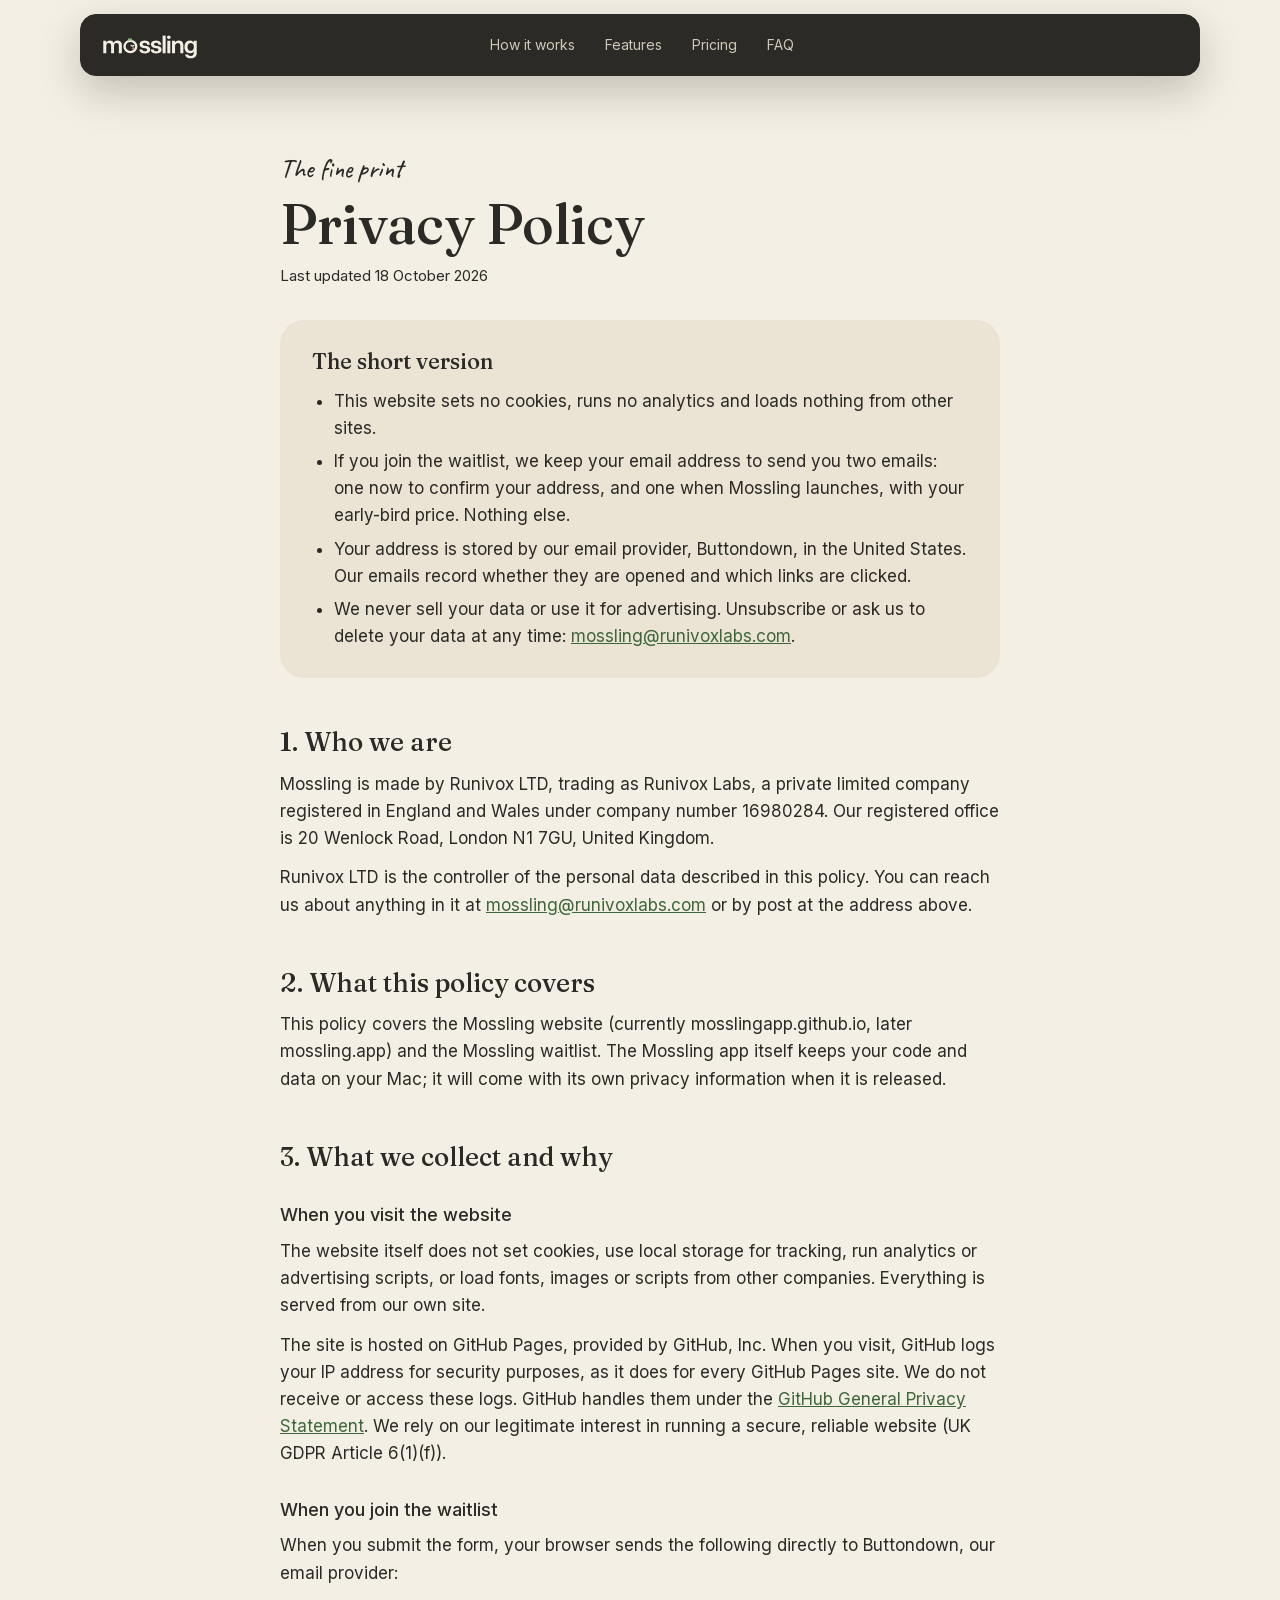
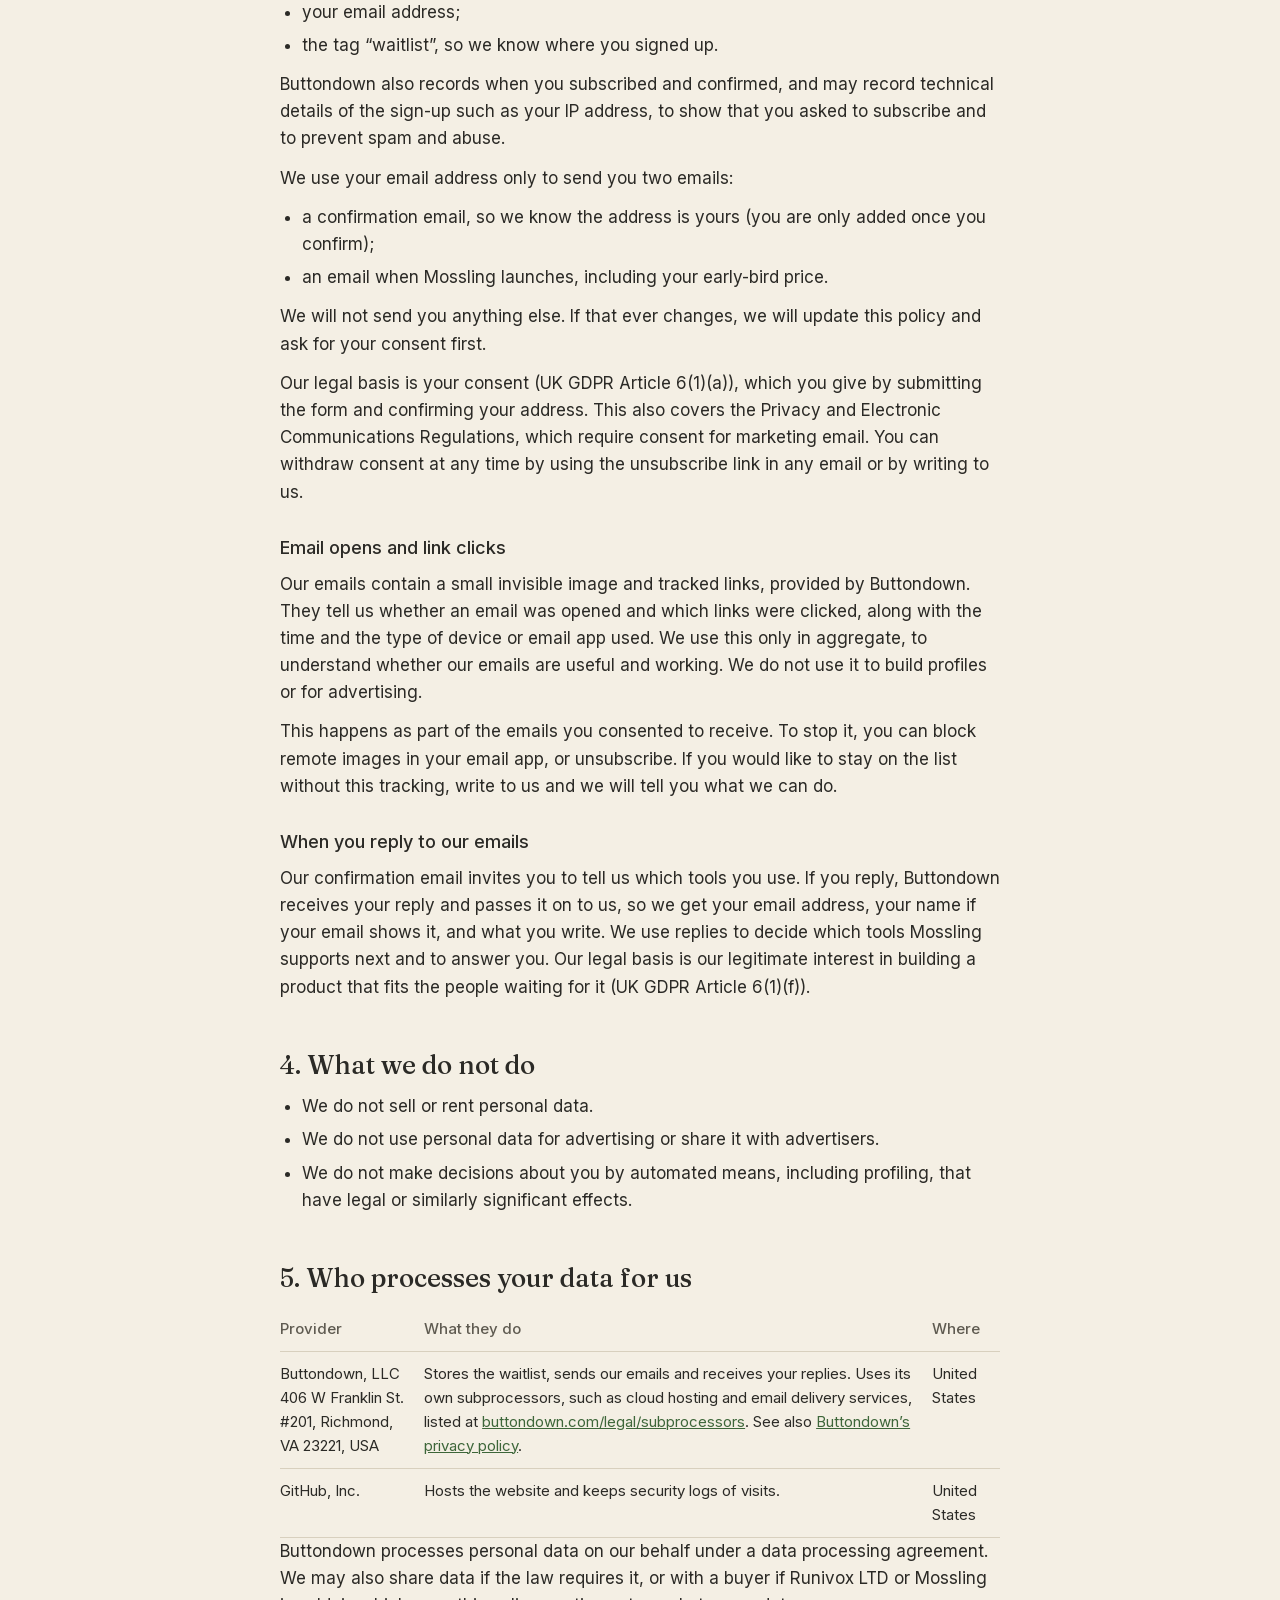
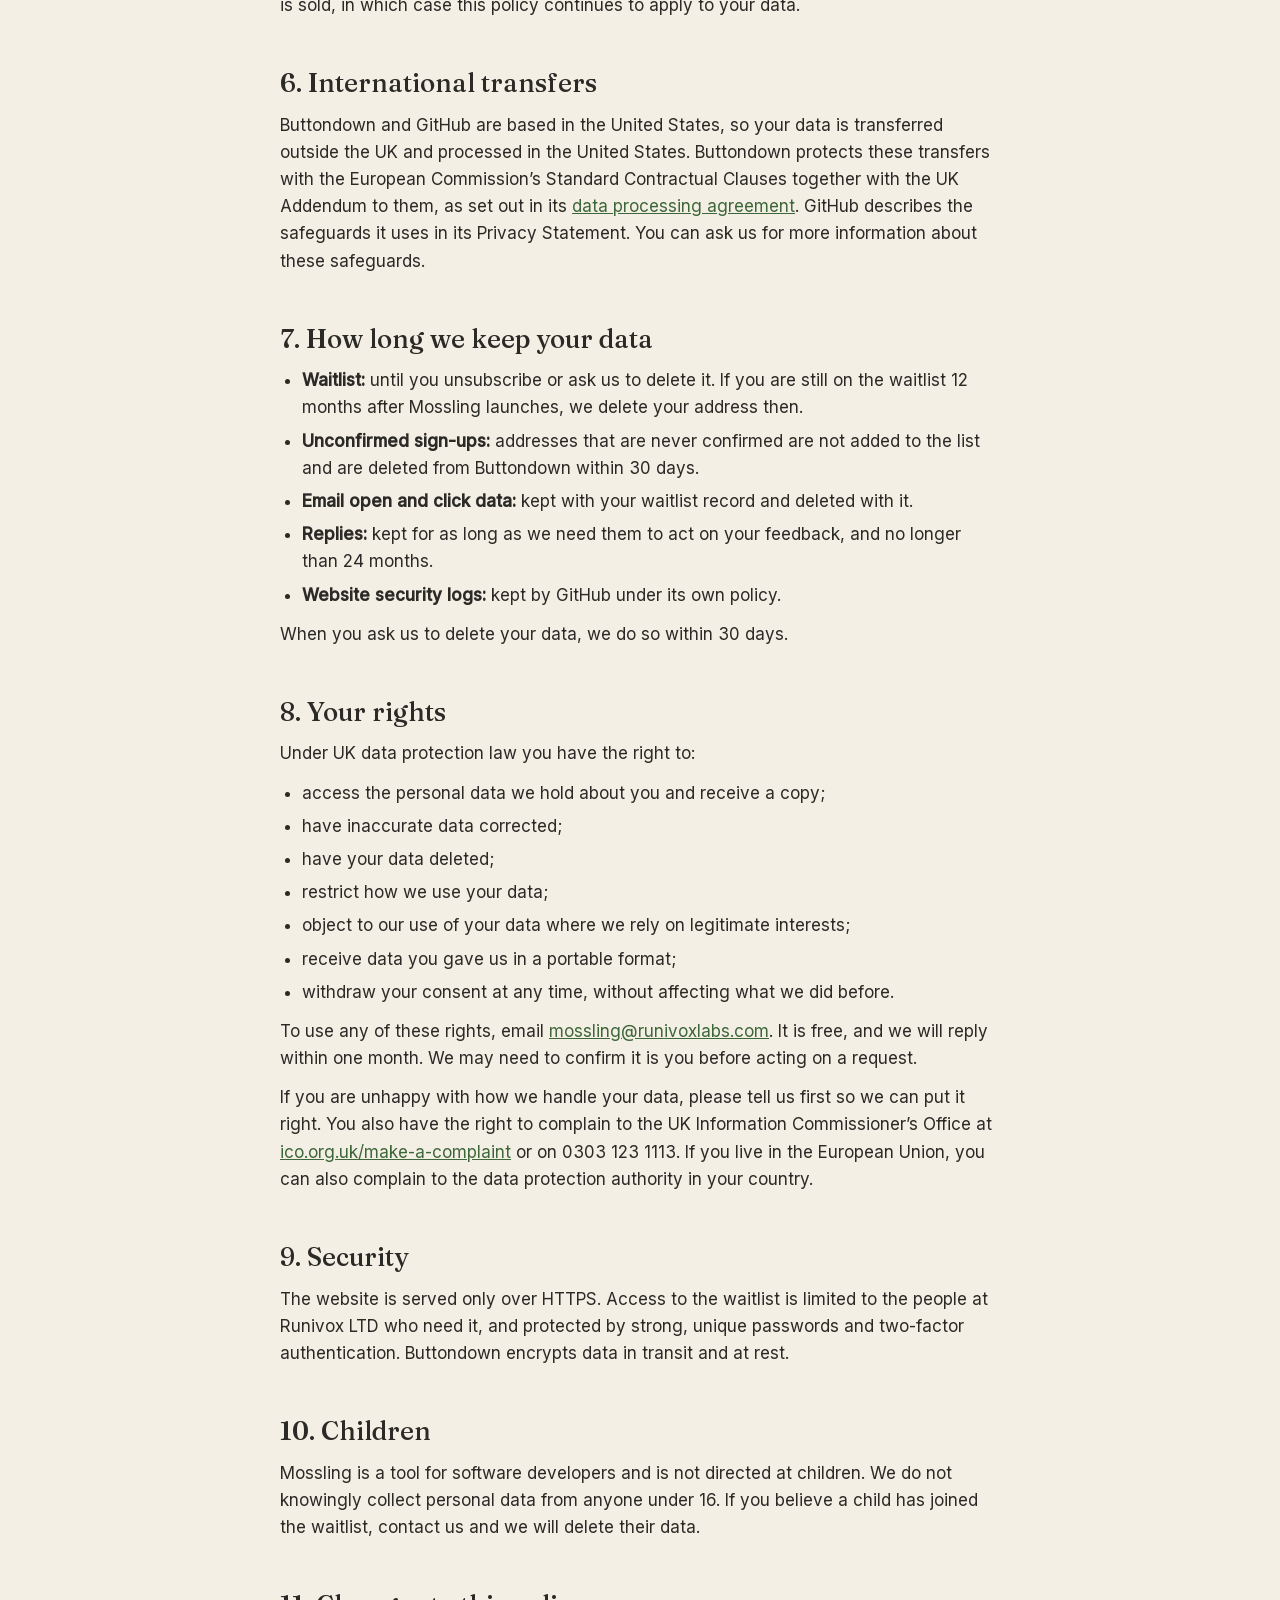
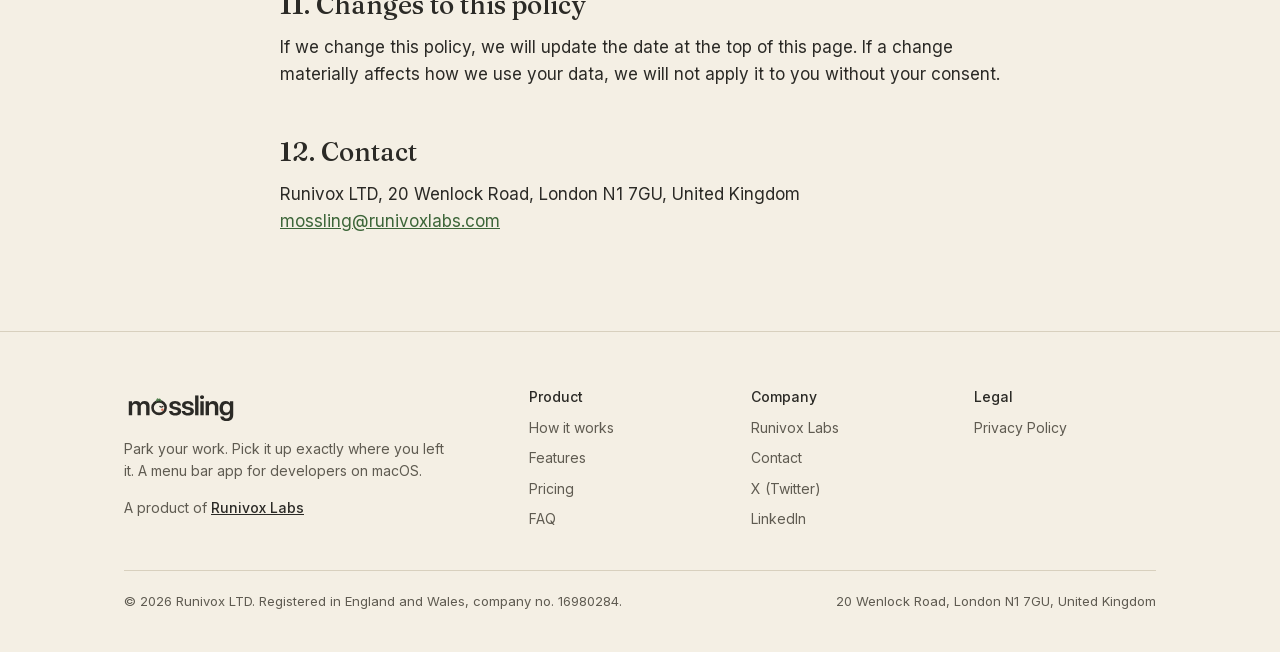
<file: privacy.html>
<!doctype html>
<html lang="en">
<head>
  <meta charset="utf-8">
  <meta name="viewport" content="width=device-width, initial-scale=1">
  <title>Privacy Policy · Mossling</title>
  <meta name="description" content="How Runivox LTD handles personal data on the Mossling website and waitlist: what we collect, why, who processes it, how long we keep it and your rights.">
  <link rel="canonical" href="https://mosslingapp.github.io/privacy">
  <meta name="color-scheme" content="light">
  <meta name="theme-color" content="#F4EFE4">
  <link rel="icon" href="/assets/mossling-icon-app.svg" type="image/svg+xml">
  <link rel="apple-touch-icon" href="/assets/apple-touch-icon.png">
  <link rel="preload" href="/fonts/fraunces-variable.woff2" as="font" type="font/woff2" crossorigin>
  <link rel="preload" href="/fonts/inter-400.woff2" as="font" type="font/woff2" crossorigin>
  <style>@font-face{font-family: "Fraunces";font-weight: 400 500;font-display: swap;src: url("/fonts/fraunces-variable.woff2") format("woff2");}@font-face{font-family: "Inter";font-weight: 400;font-display: swap;src: url("/fonts/inter-400.woff2") format("woff2");}@font-face{font-family: "Inter";font-weight: 500;font-display: swap;src: url("/fonts/inter-500.woff2") format("woff2");}@font-face{font-family: "JetBrains Mono";font-weight: 400;font-display: swap;src: url("/fonts/jetbrains-mono-400.woff2") format("woff2");}@font-face{font-family: "Caveat";font-weight: 500;font-display: swap;src: url("/fonts/caveat-500.woff2") format("woff2");}@font-face{font-family: "Inter Fallback";src: local("Arial");size-adjust: 107.12%;ascent-override: 90.44%;descent-override: 22.52%;line-gap-override: 0%;}@font-face{font-family: "Fraunces Fallback";src: local("Georgia");size-adjust: 104.3%;ascent-override: 93.77%;descent-override: 24.45%;line-gap-override: 0%;}:root{--bg: #F4EFE4;--card: #EBE4D4;--ink: #2B2A26;--muted: #5F5B51;--moss: #467042;--on-moss: #F4EFE4;--moss-soft: #DCE6D3;--moss-text: #3D6639;--coral: #E07A5F;--coral-text: #A04730;--line: #D8D0BE;--desk: #E6DFCF;--menubar: #EFE9DC;--menu-active: #D8D0BE;--pop: #FBF8F2;--danger: #A3302A;--nav-bg: #2B2A26;--nav-ink: #F4EFE4;--nav-muted: #CFC8B8;--nav-moss: #8AB67F;--nav-on-moss: #1C1B18;--term-bg: #1E1D1A;--term-bar: #2A2925;--term-text: #E9E3D5;--term-muted: #8F8A7E;--term-red: #E88A73;--term-green: #A9C79E;--serif: "Fraunces","Fraunces Fallback",Georgia,serif;--sans: "Inter","Inter Fallback",system-ui,sans-serif;--mono: "JetBrains Mono",ui-monospace,monospace;--hand: "Caveat",cursive;--system: -apple-system,system-ui,sans-serif;color-scheme: light;}html{scroll-behavior: smooth;-webkit-text-size-adjust: 100%;}@media (prefers-reduced-motion: reduce){html{scroll-behavior: auto;}}body{margin: 0;background: var(--bg);color: var(--ink);font: 400 17px/1.6 var(--sans);-webkit-font-smoothing: antialiased;}img{max-width: 100%;height: auto;display: block;}a{color: var(--moss);}a:hover{color: var(--ink);}:focus-visible{outline: 2px solid var(--moss);outline-offset: 3px;border-radius: 4px;}h1,h2,h3,p,figure{margin: 0;}.visually-hidden{position: absolute;width: 1px;height: 1px;overflow: hidden;clip: rect(0 0 0 0);clip-path: inset(50%);white-space: nowrap;}.skip-link{position: absolute;left: 16px;top: -60px;z-index: 20;background: var(--moss);color: var(--on-moss);padding: 8px 12px;border-radius: 8px;}.skip-link:focus{top: 16px;}body[data-waitlist="closed"] [data-when="open"],body[data-waitlist="open"] [data-when="closed"]{display: none !important;}.section{padding: 0 24px 120px;}.wrap{max-width: 1080px;margin: 0 auto;}.h2{font: 500 clamp(36px,6vw,56px)/1.08 var(--serif);}.lede{font-size: clamp(18px,2.2vw,20px);color: var(--muted);}.hand{font-family: var(--hand);font-weight: 500;color: var(--coral-text);}.eyebrow{font-size: 26px;}.center{text-align: center;}.label{font-size: 14px;color: var(--muted);}.mono{font-family: var(--mono);}.nav{position: sticky;top: 0;z-index: 10;padding: 14px 16px 0;}.nav-bar{display: grid;grid-template-columns: 1fr auto 1fr;align-items: center;gap: 16px;box-sizing: border-box;max-width: 1120px;min-height: 62px;margin: 0 auto;padding: 8px 8px 8px 12px;background: var(--nav-bg);border: 1px solid var(--nav-bg);border-radius: 16px;box-shadow: 0 16px 40px rgba(28,27,24,0.22);}.nav-logo{justify-self: start;display: flex;align-items: center;padding: 0 6px;}.nav-logo img{width: 102px;}.nav-links{display: flex;align-items: center;gap: 2px;font-size: 14px;}.nav-links a{color: var(--nav-muted);text-decoration: none;padding: 9px 14px;border-radius: 8px;transition: background 0.15s,color 0.15s;}.nav-links a:hover{background: rgba(244,239,228,0.1);color: var(--nav-ink);}.nav-end{justify-self: end;display: flex;align-items: center;gap: 16px;}.nav-chip{display: inline-flex;align-items: center;gap: 8px;font-size: 13px;color: var(--nav-muted);white-space: nowrap;padding-right: 8px;}.nav-dot{width: 8px;height: 8px;border-radius: 50%;background: var(--nav-moss);}.nav-cta{box-sizing: border-box;display: inline-flex;align-items: center;gap: 8px;min-height: 44px;padding: 0 20px;background: var(--nav-moss);color: var(--nav-on-moss);border-radius: 10px;font-weight: 500;font-size: 14px;text-decoration: none;white-space: nowrap;transition: transform 0.15s;}.nav-cta svg{transition: transform 0.15s;}.nav-cta:hover{transform: translateY(-1px);color: var(--nav-on-moss);}.nav-cta:hover svg{transform: translateX(3px);}.nav :focus-visible{outline-color: var(--nav-moss);}@media (prefers-reduced-motion: no-preference){.nav-dot.pulse{animation: pulse 2s ease-out infinite;}@keyframes pulse{0%{box-shadow: 0 0 0 0 rgba(138,182,127,0.7);}100%{box-shadow: 0 0 0 9px rgba(138,182,127,0);}}}@media (max-width: 860px){.nav-links,.nav-chip{display: none !important;}}.hero{text-align: center;padding: 88px 24px 40px;}.eyebrow-pill{font-size: 15px;color: var(--muted);margin-bottom: 14px;}.eyebrow-pill span{display: inline-block;padding: 5px 12px;border-radius: 8px;border: 1px solid var(--line);}.hero h1{font: 500 clamp(52px,9vw,84px)/1.02 var(--serif);letter-spacing: -0.02em;max-width: 900px;margin: 0 auto;}.hero-sub{font: 400 clamp(28px,4.5vw,42px)/1.15 var(--serif);color: var(--muted);max-width: 900px;margin: 8px auto 24px;}.hero .lede{max-width: 640px;margin: 0 auto 32px;}.waitlist{max-width: 520px;margin: 0 auto;}.waitlist-row{display: flex;flex-wrap: wrap;gap: 10px;text-align: left;}.waitlist input[type="email"]{flex: 1 1 260px;min-width: 0;height: 52px;padding: 0 16px;border-radius: 10px;border: 1px solid var(--line);background: var(--card);color: var(--ink);font: 400 16px var(--sans);}.waitlist input::placeholder{color: var(--muted);}.waitlist input[aria-invalid="true"]{border-color: var(--danger);}.btn-primary{flex: 0 0 auto;height: 52px;padding: 0 26px;border: none;border-radius: 10px;background: var(--moss);color: var(--on-moss);font: 500 16px var(--sans);cursor: pointer;}.btn-primary:disabled{opacity: 0.6;cursor: progress;}.waitlist-soon{display: flex;align-items: center;justify-content: center;height: 52px;border-radius: 10px;border: 1px dashed var(--line);background: var(--card);color: var(--muted);font-weight: 500;}.form-error{color: var(--danger);font-size: 14px;margin: 8px 0 0;padding-left: 4px;text-align: left;}.form-success{padding: 14px 18px;border-radius: 10px;background: var(--moss-soft);color: var(--moss-text);font-weight: 500;}.form-success[hidden]{display: none;}.hero-note{font-size: 14px;color: var(--muted);margin-top: 14px;}.form-note{font-size: 13px;color: var(--muted);margin-top: 14px;}.form-note a{color: var(--moss-text);}.showcase{padding: 120px 24px;}.showcase-inner{position: relative;max-width: 1080px;margin: 0 auto;}.desk{border-radius: 16px;overflow: hidden;border: 1px solid var(--line);background: var(--desk);box-shadow: 0 40px 80px rgba(43,42,38,0.18);}.menubar{display: flex;justify-content: space-between;align-items: center;gap: 12px;padding: 6px 18px;background: var(--menubar);font: 13px var(--system);white-space: nowrap;overflow: hidden;}.menubar-left{display: flex;gap: 18px;overflow: hidden;}.menubar-left b{font-weight: 600;}.menubar-right{display: flex;gap: 16px;align-items: center;flex-shrink: 0;}.menubar-icon{display: flex;align-items: center;gap: 4px;background: var(--menu-active);border-radius: 5px;padding: 2px 8px;font-size: 12px;}.desk-body{display: flex;flex-wrap: wrap;gap: 28px;padding: 36px 36px 44px;align-items: flex-start;}.terminal{flex: 1 1 380px;min-width: 0;border-radius: 12px;overflow: hidden;background: var(--term-bg);box-shadow: 0 20px 40px rgba(0,0,0,0.25);text-align: left;}.terminal-bar{display: flex;gap: 7px;padding: 12px 14px;background: var(--term-bar);}.terminal-bar i{width: 11px;height: 11px;border-radius: 50%;background: #E0645A;}.terminal-bar i:nth-child(2){background: #E2B33F;}.terminal-bar i:nth-child(3){background: #5DB55A;}.terminal pre{margin: 0;padding: 18px 20px 26px;font: 13px/1.9 var(--mono);color: var(--term-text);overflow-x: auto;white-space: pre;}.t-muted{color: var(--term-muted);}.t-red{color: var(--term-red);}.t-green{color: var(--term-green);}.t-cursor{background: var(--term-text);color: var(--term-bg);}.popover{flex: 0 1 340px;min-width: 0;background: var(--pop);border: 1px solid var(--line);border-radius: 14px;box-shadow: 0 24px 48px rgba(43,42,38,0.22);font: 13px/1.6 var(--system);overflow: hidden;text-align: left;}.popover-head{display: flex;justify-content: space-between;align-items: center;padding: 14px 16px 10px;}.popover-head b{font-weight: 600;font-size: 14px;}.badge{font-size: 11px;padding: 2px 8px;border-radius: 999px;background: var(--moss-soft);color: var(--moss-text);}.popover-section{padding: 0 16px 14px;}.popover-label{font-size: 11px;color: var(--muted);margin-bottom: 6px;}.task-card{background: var(--card);border-radius: 10px;padding: 12px;}.task-card b{display: block;font-weight: 600;}.task-meta{color: var(--muted);font-size: 12px;margin: 2px 0 8px;}.chips{display: flex;flex-wrap: wrap;gap: 5px;font-size: 11px;}.chips span{padding: 2px 7px;border-radius: 6px;border: 1px solid var(--line);}.park-btn{margin-top: 10px;padding: 10px 12px;border-radius: 10px;background: var(--moss);color: var(--on-moss);font-weight: 600;display: flex;justify-content: space-between;}.popover-shelf{border-top: 1px solid var(--line);padding: 12px 16px;}.shelf-row{display: flex;justify-content: space-between;padding: 7px 0;}.shelf-row span:last-child,.popover-foot{color: var(--muted);}.popover-foot{border-top: 1px solid var(--line);padding: 10px 16px;font-size: 12px;display: flex;justify-content: space-between;}.showcase-caption{font-size: 24px;text-align: center;margin-top: 22px;}.problem{padding: 24px 24px 120px;}.problem .h2{max-width: 820px;margin: 0 auto 18px;letter-spacing: -0.01em;}.problem .lede{max-width: 640px;margin: 0 auto 56px;}.compare{display: flex;flex-wrap: wrap;gap: 16px;}.compare > div{flex: 1 1 380px;min-width: 0;border-radius: 24px;padding: 32px;}.compare-before{border: 1px dashed var(--line);}.compare .label{margin-bottom: 14px;}.compare ol{margin: 0;padding-left: 22px;color: var(--muted);line-height: 2.1;font-size: 16px;}.compare ol .mono{font-size: 14px;}.compare-after{background: var(--card);display: flex;flex-direction: column;justify-content: space-between;gap: 24px;}.big-line{font: 400 clamp(30px,4vw,40px)/1.15 var(--serif);}.big-line + .big-line{margin-top: 10px;}.big-line kbd{font: 400 0.75em var(--mono);padding: 2px 10px;border-radius: 8px;border: 1px solid var(--line);background: var(--bg);}.compare-after .hand{font-size: 24px;}.tour .h2{margin: 4px 0 28px;}.tabs{display: inline-flex;flex-wrap: wrap;justify-content: center;gap: 4px;padding: 4px;border-radius: 12px;background: var(--card);border: 1px solid var(--line);margin-bottom: 32px;}.tabs[hidden]{display: none;}.tabs button{border: none;cursor: pointer;min-height: 44px;padding: 0 24px;border-radius: 9px;font: 500 15px var(--sans);background: transparent;color: var(--ink);}.tabs button[aria-selected="true"]{background: var(--moss);color: var(--on-moss);}.stage{background: var(--desk);border: 1px solid var(--line);border-radius: 24px;padding: 56px 24px;min-height: 420px;display: flex;flex-direction: column;justify-content: center;gap: 56px;}.step{display: flex;flex-direction: column;align-items: center;gap: 28px;}.step[hidden]{display: none;}.step-row{display: flex;flex-wrap: wrap;gap: 40px;align-items: center;justify-content: center;width: 100%;}.step-card{box-sizing: border-box;width: 100%;max-width: 478px;background: var(--pop);border: 1px solid var(--line);border-radius: 18px;box-shadow: 0 24px 48px rgba(43,42,38,0.2);padding: 26px 28px;text-align: left;font: 14px/1.6 var(--system);}.step-card-title{font-weight: 600;font-size: 16px;margin-bottom: 4px;}.step-card-sub{color: var(--muted);font-size: 13px;margin-bottom: 16px;}.check-row{display: flex;justify-content: space-between;gap: 12px;padding: 8px 0;border-top: 1px solid var(--line);}.ok{color: var(--moss-text);}.step-terminal{flex: 0 1 520px;width: 100%;max-width: 520px;}.step-terminal pre{padding: 18px 20px 24px;}.resume-card{padding: 22px 24px;}.resume-head{display: flex;justify-content: space-between;align-items: center;gap: 12px;margin-bottom: 12px;}.resume-head span{color: var(--muted);font-size: 12px;}.note-box{background: var(--card);border-radius: 10px;padding: 12px 14px;margin-bottom: 14px;}.note-box .hand{font-size: 20px;}.note-box p{font-size: 13px;line-height: 1.55;}.resume-btn{padding: 11px;border-radius: 10px;background: var(--moss);color: var(--on-moss);font-size: 14px;font-weight: 600;text-align: center;}.step-figure{flex: 0 0 200px;text-align: center;}.step-figure.narrow{flex-basis: 206px;}.step-figure.shelf{flex-basis: 216px;}.step-figure figcaption{font-size: 22px;line-height: 1.2;}.step-text{max-width: 560px;}.step-text h3{font-weight: 500;font-size: 20px;margin-bottom: 6px;}.step-text p{font-size: 18px;color: var(--muted);}.uses .h2,.features .h2{max-width: 760px;margin: 0 auto 48px;}.cols{display: flex;flex-wrap: wrap;gap: 32px;text-align: left;}.cols > div{flex: 1 1 220px;min-width: 0;}.cols-ruled > div{border-top: 2px solid var(--ink);padding-top: 16px;}.cols h3{font-weight: 500;font-size: 17px;margin-bottom: 6px;}.cols p{color: var(--muted);font-size: 16px;}.safety .cols > div{flex-basis: 200px;}.safety .h2{max-width: 820px;margin: 4px auto 16px;}.safety .lede{max-width: 620px;margin: 0 auto 56px;}.tiles{display: flex;flex-wrap: wrap;gap: 16px;}.tile{flex: 1 1 280px;min-width: 0;background: var(--card);border-radius: 24px;padding: 32px;}.tile-wide{flex: 2 1 420px;}.tile-head{display: flex;gap: 8px;align-items: center;}.pro{font-size: 11px;padding: 2px 8px;border-radius: 6px;background: var(--moss);color: var(--on-moss);}.tile h3{font: 400 30px/1.2 var(--serif);margin: 6px 0 12px;}.tile h3.spaced{margin-bottom: 18px;}.tile p{color: var(--muted);font-size: 16px;}.code-box{margin: 0;font: 13px/1.9 var(--mono);background: var(--bg);border-radius: 12px;padding: 14px 16px;overflow-x: auto;}.tab-chips{display: flex;flex-wrap: wrap;gap: 6px;font: 12px var(--mono);}.tab-chips span{padding: 6px 10px;border-radius: 8px;background: var(--term-bg);color: var(--term-text);}.tile-dark{background: var(--term-bg);color: var(--term-text);}.tile-dark .label{color: #A39E90;}.tile-dark pre{margin: 0;font: 13px/1.9 var(--mono);overflow-x: auto;}.maker-card{box-sizing: border-box;max-width: 840px;margin: 0 auto;background: var(--card);border-radius: 24px;padding: 40px;}.maker-card .eyebrow{margin-bottom: 4px;}.maker-card h2{font: 500 32px/1.2 var(--serif);margin-bottom: 16px;}.maker-card p{color: var(--muted);margin-bottom: 14px;}.maker-card p.maker-after{margin-bottom: 20px;}.maker-card .maker-sign{color: var(--ink);font-size: 15px;margin: 0;}.maker-sign a{color: var(--moss-text);}.pricing .wrap{max-width: 860px;}.pricing .h2{margin-bottom: 12px;}.pricing .lede{max-width: 560px;margin: 0 auto 48px;}.plans{display: flex;flex-wrap: wrap;gap: 16px;}.plan{flex: 1 1 320px;min-width: 0;background: var(--card);border-radius: 24px;padding: 36px;}.plan-pro{border: 2px solid var(--moss);}.plan-head{display: flex;flex-wrap: wrap;justify-content: space-between;align-items: baseline;gap: 8px;}.plan-name{font-size: 15px;color: var(--muted);}.plan-head .hand{font-size: 21px;}.price{font: 400 44px/1.6 var(--serif);margin: 4px 0 18px;}.price-tba{font-size: 32px;line-height: 1.2;margin: 10px 0 22px;}.plan ul{margin: 0;padding-left: 20px;color: var(--muted);font-size: 16px;line-height: 2;}.faq .wrap{max-width: 760px;}.faq h2{font: 500 clamp(34px,5vw,44px)/1.1 var(--serif);margin-bottom: 24px;text-align: center;}.faq details{border-bottom: 1px solid var(--line);padding: 18px 0;}.faq summary{font-weight: 500;cursor: pointer;}.faq details p{color: var(--muted);margin-top: 10px;}.cta{text-align: center;padding: 0 24px 96px;}.cta .h2{max-width: 760px;margin: 16px auto 14px;}.cta .lede{max-width: 560px;margin: 0 auto 28px;}.footer{border-top: 1px solid var(--line);}.footer-grid{box-sizing: border-box;max-width: 1080px;margin: 0 auto;padding: 56px 24px 0;display: flex;flex-wrap: wrap;gap: 40px;font-size: 14px;}.footer-brand{flex: 2 1 280px;min-width: 0;}.footer-brand img{width: 114px;margin-bottom: 14px;}.footer-brand p{color: var(--muted);margin-bottom: 14px;max-width: 320px;}.footer-brand p:last-child{margin-bottom: 0;}.footer-brand a{color: var(--ink);font-weight: 500;}.footer-col{flex: 1 1 140px;min-width: 0;}.footer-head{font: 500 14px var(--sans);margin-bottom: 12px;}.footer-links{display: flex;flex-direction: column;gap: 8px;}.footer-links a{color: var(--muted);text-decoration: none;}.footer-links a:hover{color: var(--ink);}.footer-bottom{box-sizing: border-box;max-width: 1080px;margin: 0 auto;padding: 40px 24px;}.footer-bottom div{border-top: 1px solid var(--line);padding-top: 20px;display: flex;flex-wrap: wrap;justify-content: space-between;gap: 12px;font-size: 13px;color: var(--muted);}.legal{max-width: 720px;margin: 0 auto;padding: 72px 24px 96px;}.legal .eyebrow{margin-bottom: 4px;}.legal h1{font: 500 clamp(40px,7vw,56px)/1.08 var(--serif);}.legal-meta{color: var(--muted);font-size: 15px;margin-top: 10px;}.legal h2{font: 500 26px/1.25 var(--serif);margin: 48px 0 12px;}.legal h3{font-weight: 500;font-size: 18px;margin: 28px 0 8px;}.legal p,.legal li{color: var(--ink);}.legal p + p,.legal ul + p,.legal p + ul{margin-top: 12px;}.legal ul{padding-left: 22px;margin: 0;}.legal li + li{margin-top: 6px;}.legal a{color: var(--moss-text);}.legal-summary{background: var(--card);border-radius: 24px;padding: 28px 32px;margin-top: 32px;}.legal-summary h2{margin-top: 0;font-size: 22px;}.table-wrap{overflow-x: auto;margin-top: 12px;}.legal table{width: 100%;border-collapse: collapse;font-size: 15px;}.legal th,.legal td{text-align: left;vertical-align: top;padding: 10px 12px 10px 0;border-bottom: 1px solid var(--line);}.legal th{font-weight: 500;color: var(--muted);}.mascot{display: block;width: 100%;height: auto;overflow: visible;pointer-events: none;user-select: none;}.mascot-hero{position: absolute;z-index: 2;right: 8%;top: -101px;width: 182px;}.mascot-cta{width: 174px;margin: 0 auto;}.mascot .m-body,.mascot .m-sprig,.mascot .m-eye-open,.mascot .m-eye-closed,.mascot .m-arm,.mascot .m-blanket,.mascot .m-zz{transform-box: fill-box;}.mascot .m-body,.mascot .m-sprig,.mascot .m-eye-open,.mascot .m-blanket{transform-origin: 50% 100%;}.mascot .m-arm{transform-origin: 15% 100%;}.mascot-wakes .m-eye-closed,.mascot-wakes .m-zz{opacity: 0;}@media (prefers-reduced-motion: no-preference){@keyframes m-breathe{50%{transform: scale(1.015,1.05);}}@keyframes m-zz{0%{opacity: 0;transform: translate(0,6px);}30%{opacity: 1;}100%{opacity: 0;transform: translate(10px,-16px);}}@keyframes m-fade-out{to{opacity: 0;}}@keyframes m-eye-open{from{opacity: 0;transform: scale(0.4);}to{opacity: 1;transform: scale(1);}}@keyframes m-stretch{0%{transform: scale(1);}35%{transform: scale(1.06,0.94);}70%{transform: scale(0.98,1.04);}100%{transform: scale(1);}}@keyframes m-sprig-shake{35%{transform: rotate(-14deg);}70%{transform: rotate(10deg);}100%{transform: rotate(0);}}@keyframes m-wave{50%{transform: rotate(-12deg);}}@keyframes m-tuck{from{opacity: 0;transform: translateY(18px);}to{opacity: 1;transform: none;}}.mascot-sleep .m-body{animation: m-breathe 3.6s ease-in-out infinite;}.mascot-sleep .m-zz{animation: m-zz 3.6s ease-in-out infinite;}.mascot-tuck .m-blanket{animation: m-tuck 0.5s ease-out both;}.mascot-tuck .m-body{animation: m-breathe 3.6s ease-in-out 0.5s infinite;}.mascot-wake-wave .m-eye-closed,.mascot-wake-wave .m-zz{opacity: 1;animation: m-fade-out 0.25s 0.6s both;}.mascot-wake-wave .m-eye-open{animation: m-eye-open 0.25s 0.6s both;}.mascot-wake-wave .m-body{animation: m-stretch 0.7s ease-in-out 0.6s;}.mascot-wake-wave .m-sprig{animation: m-sprig-shake 0.6s ease-in-out 0.6s;}.mascot-wake-wave .m-arm{animation: m-wave 1.6s ease-in-out 1.3s infinite;}.js .mascot-wake-on-view:not(.is-awake) .m-eye-closed{opacity: 1;}.js .mascot-wake-on-view:not(.is-awake) .m-eye-open{opacity: 0;}.js .mascot-wake-on-view:not(.is-awake) .m-body{animation: m-breathe 3.6s ease-in-out infinite;}.js .mascot-wake-on-view:not(.is-awake) .m-zz{animation: m-zz 3.6s ease-in-out infinite;}.mascot-wake-on-view.is-awake .m-eye-closed{opacity: 1;animation: m-fade-out 0.25s both;}.mascot-wake-on-view.is-awake .m-eye-open{animation: m-eye-open 0.25s both;}.mascot-wake-on-view.is-awake .m-body{animation: m-stretch 0.7s ease-in-out;}.mascot-wake-on-view.is-awake .m-sprig{animation: m-sprig-shake 0.6s ease-in-out;}.mascot.m-paused *{animation-play-state: paused !important;}}@media (max-width: 860px){.nav-bar{grid-template-columns: 1fr auto;}.mascot-hero{width: 130px;top: -69px;right: 16px;}.desk-body{padding: 20px;}}@media (max-width: 520px){.showcase{padding-top: 96px;}.menubar-left span:not(:first-child){display: none;}.step-figure,.step-figure.narrow{flex-basis: 160px;}.stage{padding: 40px 16px;}.maker-card{padding: 28px;}.plan{padding: 28px;}}</style>
</head>
<body>
  <a class="skip-link" href="#main">Skip to content</a>

  <nav class="nav" aria-label="Main">
    <div class="nav-bar">
      <a class="nav-logo" href="/"><img src="/assets/mossling-wordmark-dark.svg" alt="Mossling home" width="102" height="32"></a>
      <div class="nav-links">
        <a href="/#tour">How it works</a>
        <a href="/#features">Features</a>
        <a href="/#pricing">Pricing</a>
        <a href="/#faq">FAQ</a>
      </div>
      <div class="nav-end"></div>
    </div>
  </nav>

  <main id="main" class="legal">
    <p class="hand eyebrow">The fine print</p>
    <h1>Privacy Policy</h1>
    <p class="legal-meta">Last updated 18 October 2026</p>

    <div class="legal-summary">
      <h2>The short version</h2>
      <ul>
        <li>This website sets no cookies, runs no analytics and loads nothing from other sites.</li>
        <li>If you join the waitlist, we keep your email address to send you two emails: one now to confirm your address, and one when Mossling launches, with your early-bird price. Nothing else.</li>
        <li>Your address is stored by our email provider, Buttondown, in the United States. Our emails record whether they are opened and which links are clicked.</li>
        <li>We never sell your data or use it for advertising. Unsubscribe or ask us to delete your data at any time: <a href="mailto:mossling@runivoxlabs.com">mossling@runivoxlabs.com</a>.</li>
      </ul>
    </div>

    <h2>1. Who we are</h2>
    <p>Mossling is made by Runivox LTD, trading as Runivox Labs, a private limited company registered in England and Wales under company number 16980284. Our registered office is 20 Wenlock Road, London N1 7GU, United Kingdom.</p>
    <p>Runivox LTD is the controller of the personal data described in this policy. You can reach us about anything in it at <a href="mailto:mossling@runivoxlabs.com">mossling@runivoxlabs.com</a> or by post at the address above.</p>

    <h2>2. What this policy covers</h2>
    <p>This policy covers the Mossling website (currently mosslingapp.github.io, later mossling.app) and the Mossling waitlist. The Mossling app itself keeps your code and data on your Mac; it will come with its own privacy information when it is released.</p>

    <h2>3. What we collect and why</h2>

    <h3>When you visit the website</h3>
    <p>The website itself does not set cookies, use local storage for tracking, run analytics or advertising scripts, or load fonts, images or scripts from other companies. Everything is served from our own site.</p>
    <p>The site is hosted on GitHub Pages, provided by GitHub, Inc. When you visit, GitHub logs your IP address for security purposes, as it does for every GitHub Pages site. We do not receive or access these logs. GitHub handles them under the <a href="https://docs.github.com/en/site-policy/privacy-policies/github-general-privacy-statement">GitHub General Privacy Statement</a>. We rely on our legitimate interest in running a secure, reliable website (UK GDPR Article 6(1)(f)).</p>

    <h3>When you join the waitlist</h3>
    <p>When you submit the form, your browser sends the following directly to Buttondown, our email provider:</p>
    <ul>
      <li>your email address;</li>
      <li>the tag “waitlist”, so we know where you signed up.</li>
    </ul>
    <p>Buttondown also records when you subscribed and confirmed, and may record technical details of the sign-up such as your IP address, to show that you asked to subscribe and to prevent spam and abuse.</p>
    <p>We use your email address only to send you two emails:</p>
    <ul>
      <li>a confirmation email, so we know the address is yours (you are only added once you confirm);</li>
      <li>an email when Mossling launches, including your early-bird price.</li>
    </ul>
    <p>We will not send you anything else. If that ever changes, we will update this policy and ask for your consent first.</p>
    <p>Our legal basis is your consent (UK GDPR Article 6(1)(a)), which you give by submitting the form and confirming your address. This also covers the Privacy and Electronic Communications Regulations, which require consent for marketing email. You can withdraw consent at any time by using the unsubscribe link in any email or by writing to us.</p>

    <h3>Email opens and link clicks</h3>
    <p>Our emails contain a small invisible image and tracked links, provided by Buttondown. They tell us whether an email was opened and which links were clicked, along with the time and the type of device or email app used. We use this only in aggregate, to understand whether our emails are useful and working. We do not use it to build profiles or for advertising.</p>
    <p>This happens as part of the emails you consented to receive. To stop it, you can block remote images in your email app, or unsubscribe. If you would like to stay on the list without this tracking, write to us and we will tell you what we can do.</p>

    <h3>When you reply to our emails</h3>
    <p>Our confirmation email invites you to tell us which tools you use. If you reply, Buttondown receives your reply and passes it on to us, so we get your email address, your name if your email shows it, and what you write. We use replies to decide which tools Mossling supports next and to answer you. Our legal basis is our legitimate interest in building a product that fits the people waiting for it (UK GDPR Article 6(1)(f)).</p>

    <h2>4. What we do not do</h2>
    <ul>
      <li>We do not sell or rent personal data.</li>
      <li>We do not use personal data for advertising or share it with advertisers.</li>
      <li>We do not make decisions about you by automated means, including profiling, that have legal or similarly significant effects.</li>
    </ul>

    <h2>5. Who processes your data for us</h2>
    <div class="table-wrap">
      <table>
        <thead><tr><th scope="col">Provider</th><th scope="col">What they do</th><th scope="col">Where</th></tr></thead>
        <tbody>
          <tr><td>Buttondown, LLC<br>406 W Franklin St. #201, Richmond, VA 23221, USA</td><td>Stores the waitlist, sends our emails and receives your replies. Uses its own subprocessors, such as cloud hosting and email delivery services, listed at <a href="https://buttondown.com/legal/subprocessors">buttondown.com/legal/subprocessors</a>. See also <a href="https://buttondown.com/legal/privacy">Buttondown’s privacy policy</a>.</td><td>United States</td></tr>
          <tr><td>GitHub, Inc.</td><td>Hosts the website and keeps security logs of visits.</td><td>United States</td></tr>
        </tbody>
      </table>
    </div>
    <p>Buttondown processes personal data on our behalf under a data processing agreement. We may also share data if the law requires it, or with a buyer if Runivox LTD or Mossling is sold, in which case this policy continues to apply to your data.</p>

    <h2>6. International transfers</h2>
    <p>Buttondown and GitHub are based in the United States, so your data is transferred outside the UK and processed in the United States. Buttondown protects these transfers with the European Commission’s Standard Contractual Clauses together with the UK Addendum to them, as set out in its <a href="https://buttondown.com/legal/data-processing-agreement">data processing agreement</a>. GitHub describes the safeguards it uses in its Privacy Statement. You can ask us for more information about these safeguards.</p>

    <h2>7. How long we keep your data</h2>
    <ul>
      <li><strong>Waitlist:</strong> until you unsubscribe or ask us to delete it. If you are still on the waitlist 12 months after Mossling launches, we delete your address then.</li>
      <li><strong>Unconfirmed sign-ups:</strong> addresses that are never confirmed are not added to the list and are deleted from Buttondown within 30 days.</li>
      <li><strong>Email open and click data:</strong> kept with your waitlist record and deleted with it.</li>
      <li><strong>Replies:</strong> kept for as long as we need them to act on your feedback, and no longer than 24 months.</li>
      <li><strong>Website security logs:</strong> kept by GitHub under its own policy.</li>
    </ul>
    <p>When you ask us to delete your data, we do so within 30 days.</p>

    <h2>8. Your rights</h2>
    <p>Under UK data protection law you have the right to:</p>
    <ul>
      <li>access the personal data we hold about you and receive a copy;</li>
      <li>have inaccurate data corrected;</li>
      <li>have your data deleted;</li>
      <li>restrict how we use your data;</li>
      <li>object to our use of your data where we rely on legitimate interests;</li>
      <li>receive data you gave us in a portable format;</li>
      <li>withdraw your consent at any time, without affecting what we did before.</li>
    </ul>
    <p>To use any of these rights, email <a href="mailto:mossling@runivoxlabs.com">mossling@runivoxlabs.com</a>. It is free, and we will reply within one month. We may need to confirm it is you before acting on a request.</p>
    <p>If you are unhappy with how we handle your data, please tell us first so we can put it right. You also have the right to complain to the UK Information Commissioner’s Office at <a href="https://ico.org.uk/make-a-complaint/">ico.org.uk/make-a-complaint</a> or on 0303 123 1113. If you live in the European Union, you can also complain to the data protection authority in your country.</p>

    <h2>9. Security</h2>
    <p>The website is served only over HTTPS. Access to the waitlist is limited to the people at Runivox LTD who need it, and protected by strong, unique passwords and two-factor authentication. Buttondown encrypts data in transit and at rest.</p>

    <h2>10. Children</h2>
    <p>Mossling is a tool for software developers and is not directed at children. We do not knowingly collect personal data from anyone under 16. If you believe a child has joined the waitlist, contact us and we will delete their data.</p>

    <h2>11. Changes to this policy</h2>
    <p>If we change this policy, we will update the date at the top of this page. If a change materially affects how we use your data, we will not apply it to you without your consent.</p>

    <h2>12. Contact</h2>
    <p>Runivox LTD, 20 Wenlock Road, London N1 7GU, United Kingdom<br><a href="mailto:mossling@runivoxlabs.com">mossling@runivoxlabs.com</a></p>
  </main>

  <footer class="footer">
    <div class="footer-grid">
      <div class="footer-brand">
        <img src="/assets/mossling-wordmark-light.svg" alt="Mossling" width="114" height="36">
        <p>Park your work. Pick it up exactly where you left it. A menu bar app for developers on macOS.</p>
        <p>A product of <a href="https://runivoxlabs.com">Runivox Labs</a></p>
      </div>
      <nav class="footer-col" aria-label="Product">
        <h2 class="footer-head">Product</h2>
        <div class="footer-links"><a href="/#tour">How it works</a><a href="/#features">Features</a><a href="/#pricing">Pricing</a><a href="/#faq">FAQ</a></div>
      </nav>
      <nav class="footer-col" aria-label="Company">
        <h2 class="footer-head">Company</h2>
        <div class="footer-links"><a href="https://runivoxlabs.com">Runivox Labs</a><a href="https://runivoxlabs.com/#contact">Contact</a><a href="https://twitter.com/runivoxlabs">X (Twitter)</a><a href="https://linkedin.com/company/runivox">LinkedIn</a></div>
      </nav>
      <nav class="footer-col" aria-label="Legal">
        <h2 class="footer-head">Legal</h2>
        <div class="footer-links"><a href="/privacy" aria-current="page">Privacy Policy</a></div>
      </nav>
    </div>
    <div class="footer-bottom">
      <div><span>© 2026 Runivox LTD. Registered in England and Wales, company no. 16980284.</span><span>20 Wenlock Road, London N1 7GU, United Kingdom</span></div>
    </div>
  </footer>
</body>
</html>
</file>
